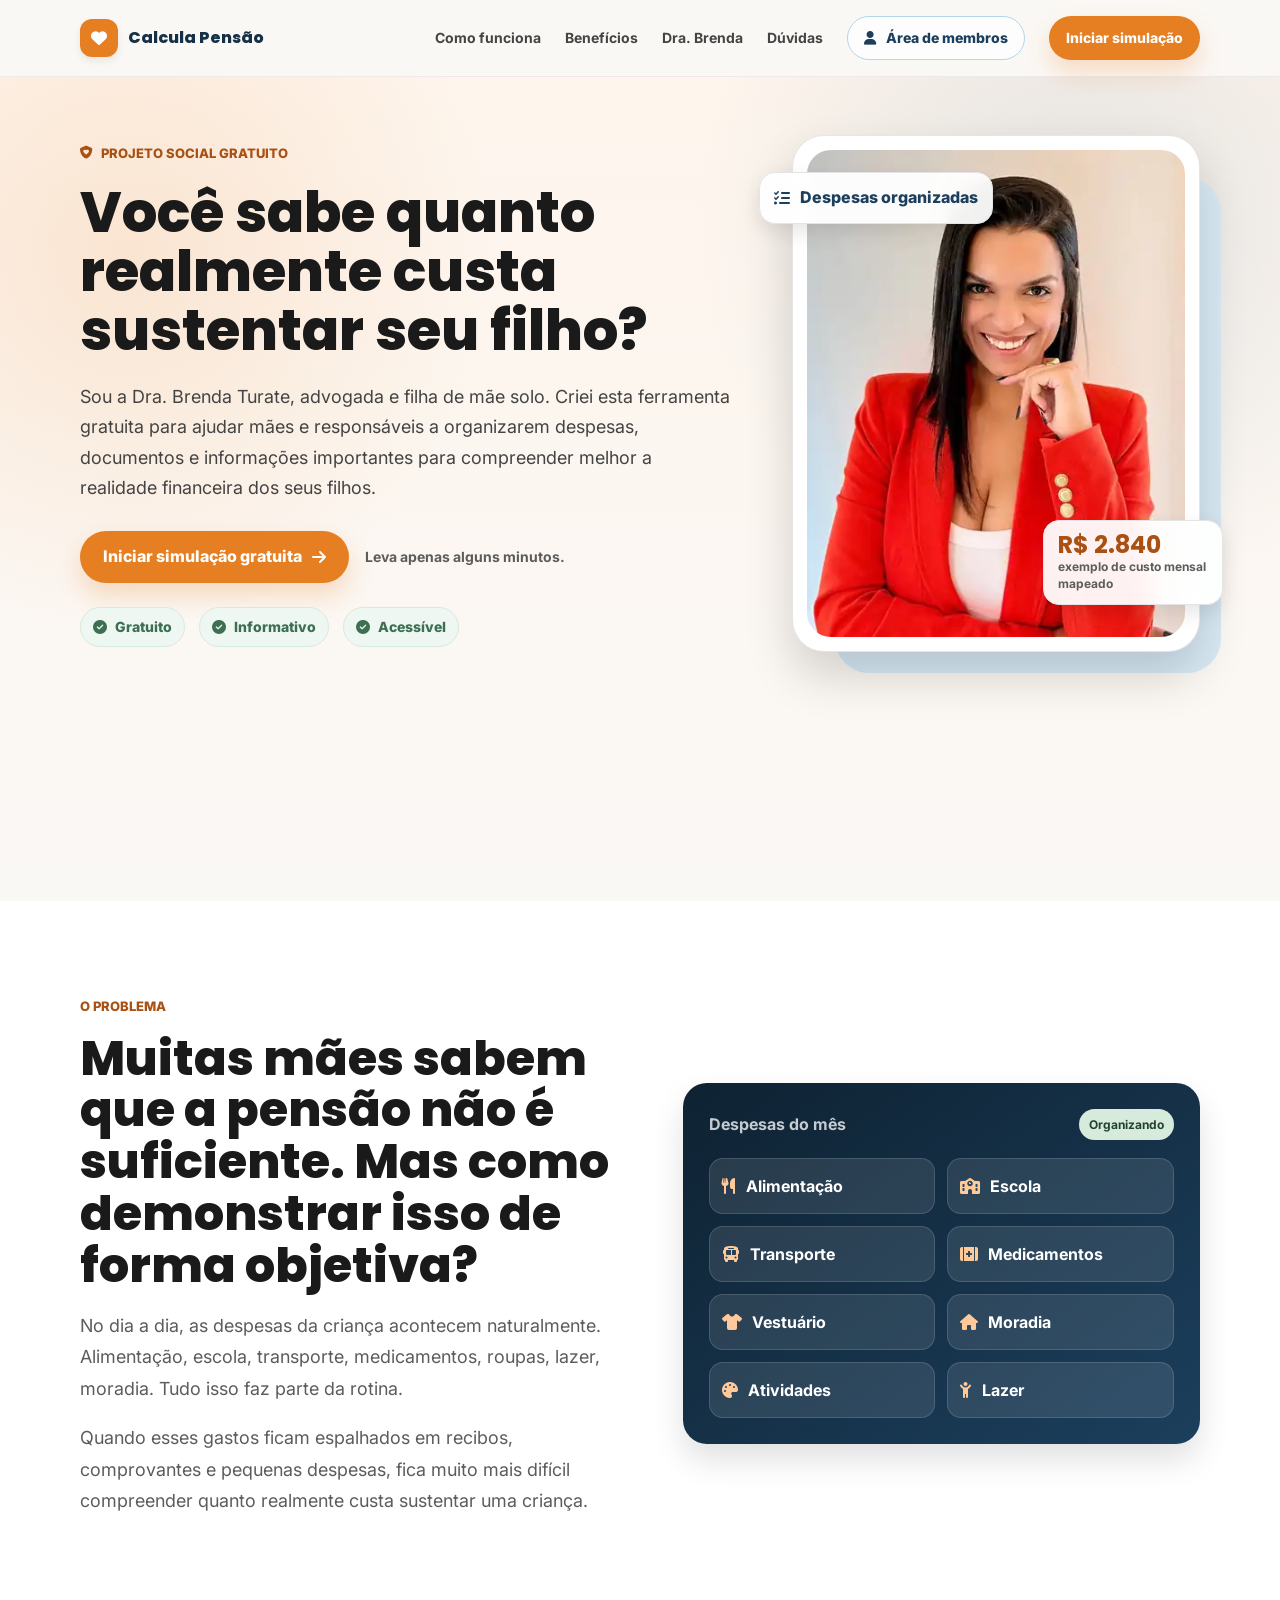
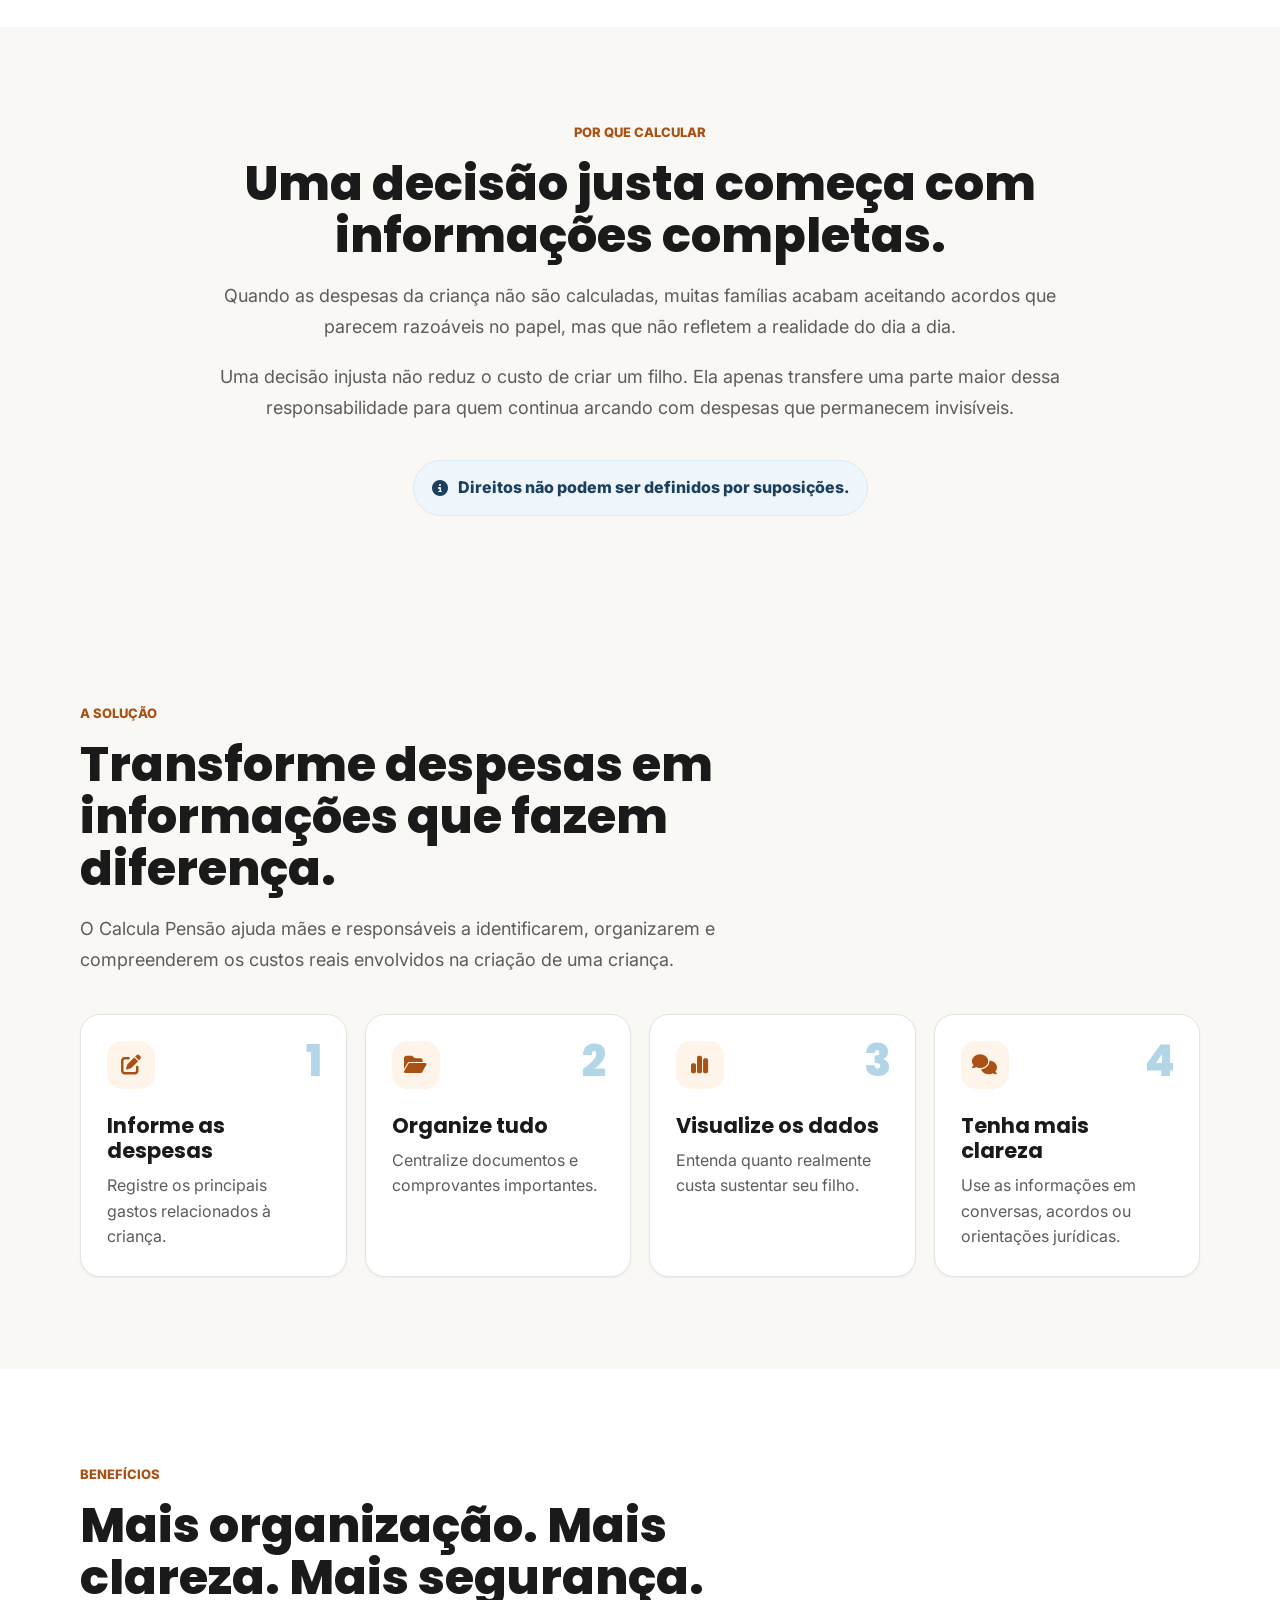
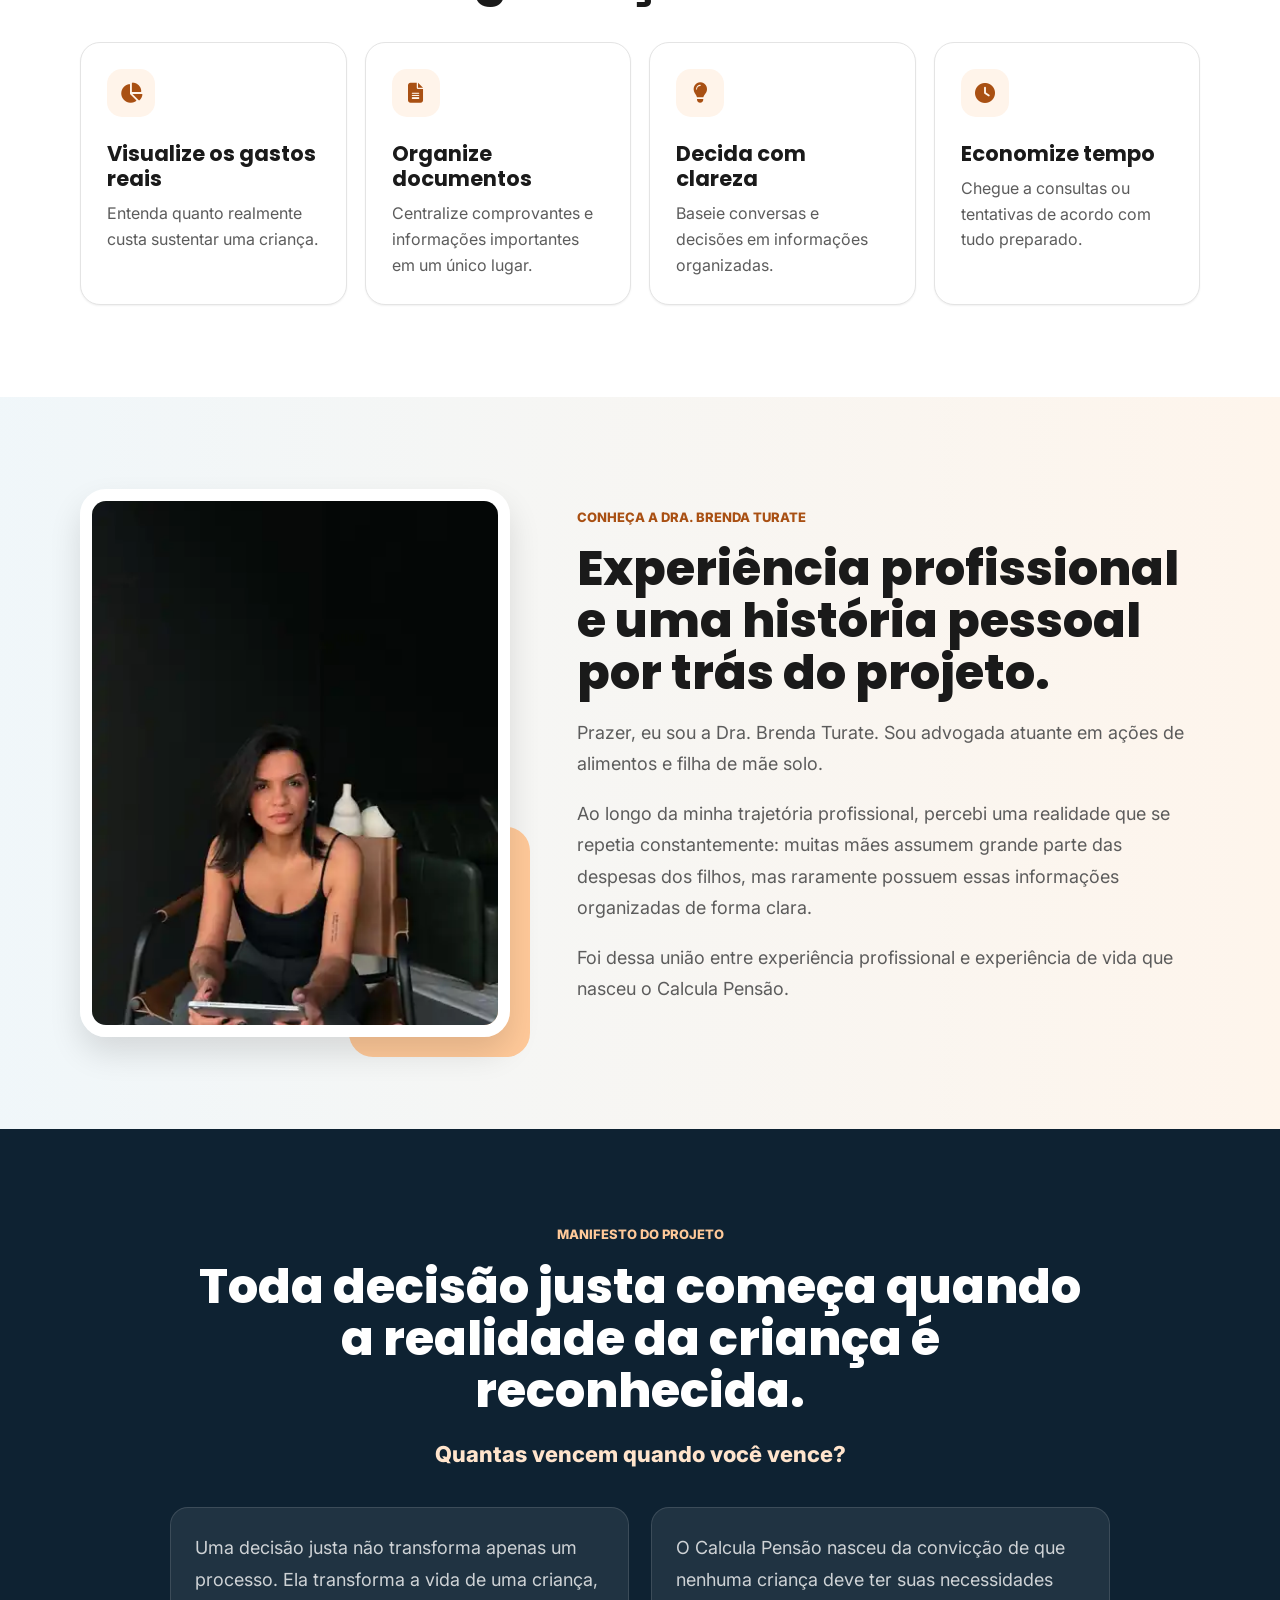
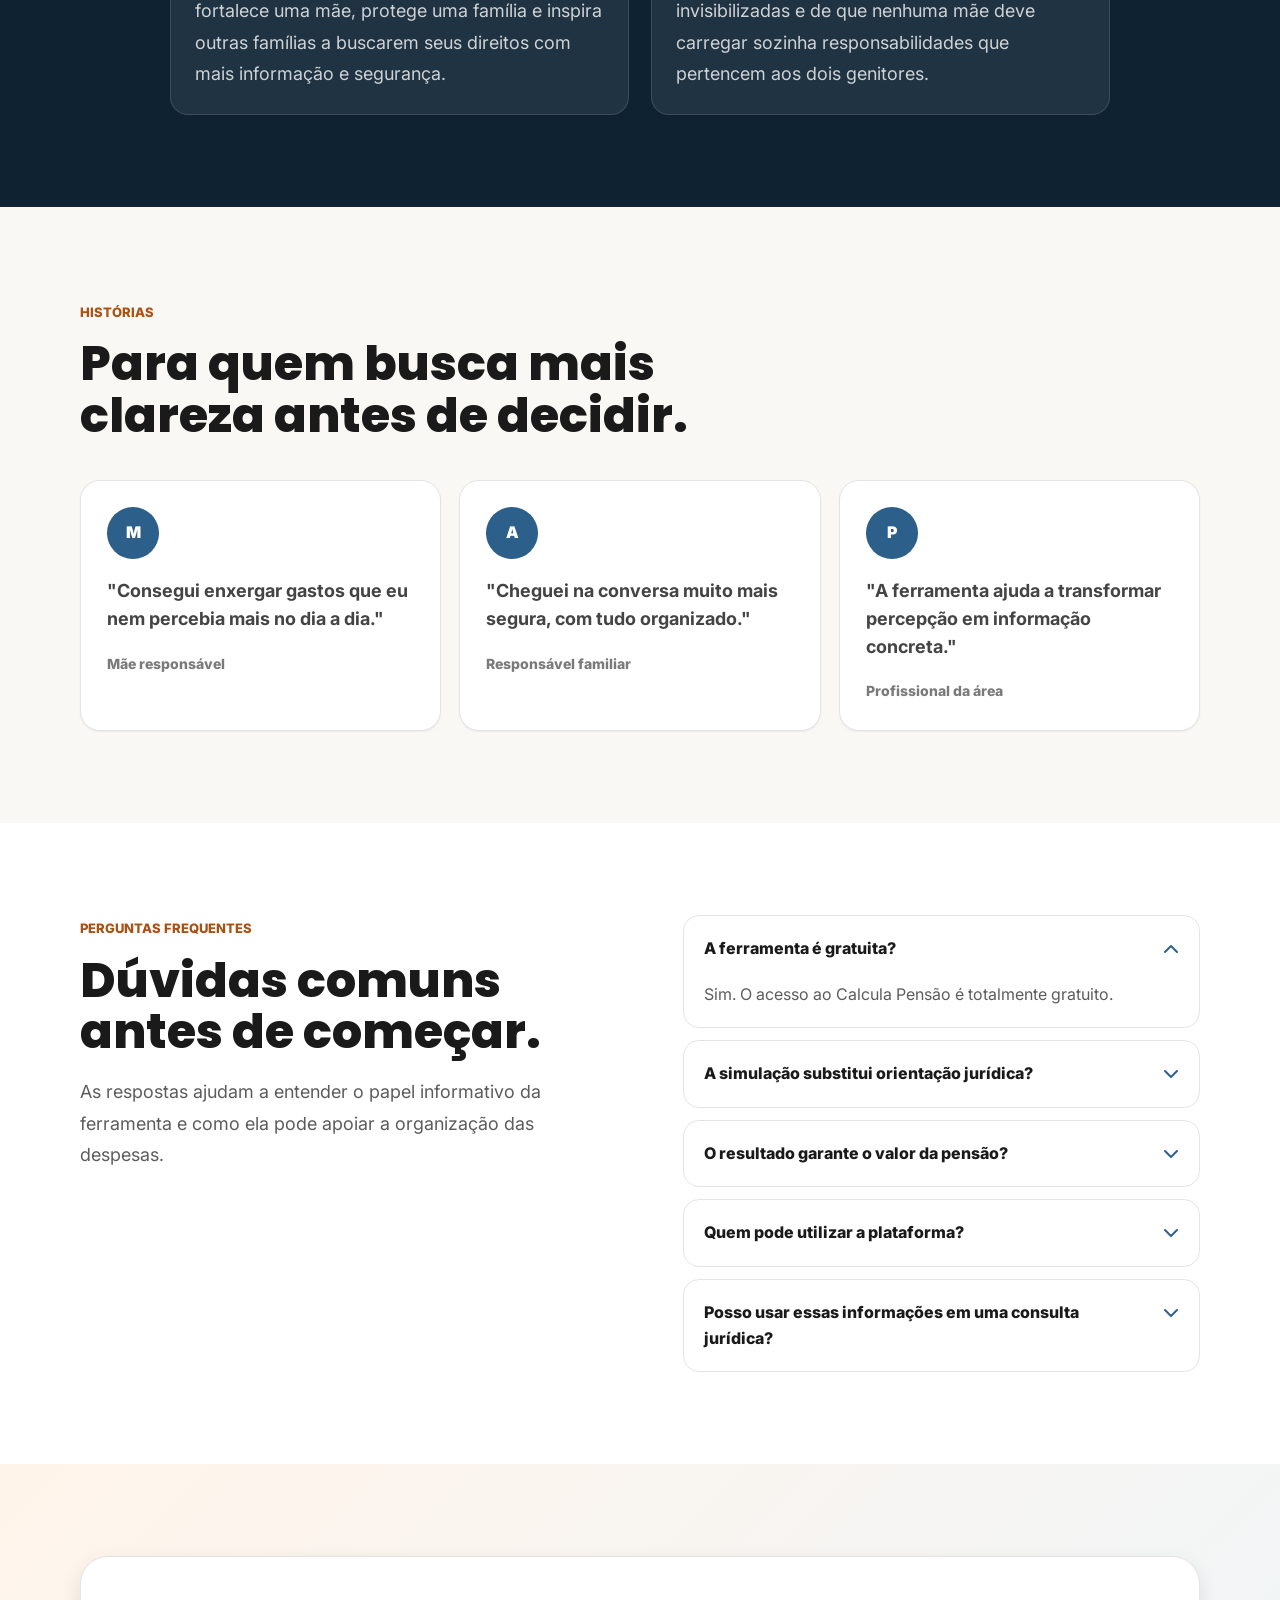
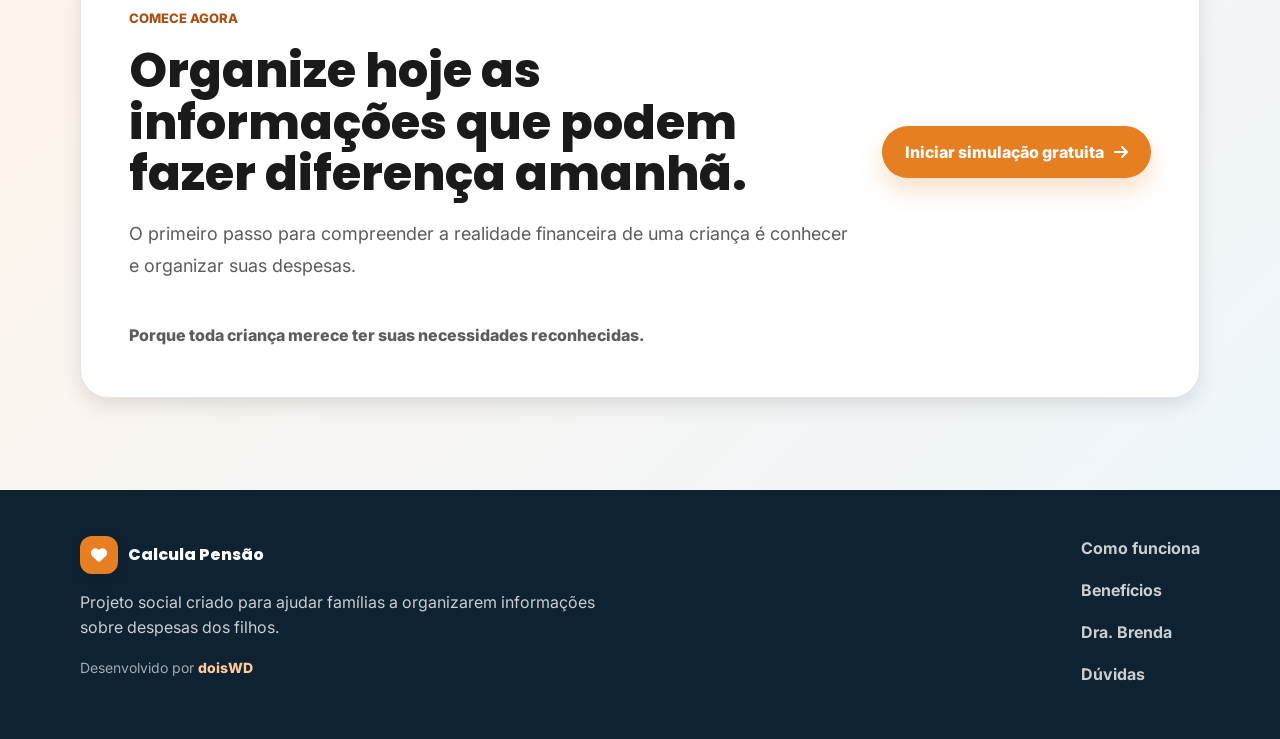
<file: index.html>
<!DOCTYPE html>
<html lang="pt-BR">
  <head>
    <meta charset="UTF-8" />
    <meta name="viewport" content="width=device-width, initial-scale=1.0" />
    <title>Calcula Pensão | Organize as despesas dos seus filhos</title>
    <meta
      name="description"
      content="Ferramenta gratuita criada pela Dra. Brenda Turate para ajudar mães e responsáveis a organizarem despesas, documentos e informações importantes sobre pensão alimentícia."
    />
    <link rel="preconnect" href="https://fonts.googleapis.com" />
    <link rel="preconnect" href="https://fonts.gstatic.com" crossorigin />
    <link
      href="https://fonts.googleapis.com/css2?family=Inter:wght@400;500;600;700;800&family=Poppins:wght@600;700;800&display=swap"
      rel="stylesheet"
    />
    <link
      rel="stylesheet"
      href="https://cdnjs.cloudflare.com/ajax/libs/font-awesome/6.5.2/css/all.min.css"
    />
    <link rel="stylesheet" href="design-tokens.css" />
    <link rel="stylesheet" href="styles.min.css" />
  </head>
  <body>
    <a class="skip-link" href="#conteudo">Pular para o conteúdo</a>

    <header class="site-header" data-header>
      <nav class="nav container" aria-label="Navegação principal">
        <a class="brand" href="#inicio" aria-label="Calcula Pensão">
          <span class="brand-mark"><i class="fa-solid fa-heart"></i></span>
          <span>Calcula Pensão</span>
        </a>

        <button class="nav-toggle" type="button" aria-expanded="false" aria-controls="nav-menu" data-nav-toggle>
          <span class="sr-only">Abrir menu</span>
          <i class="fa-solid fa-bars"></i>
        </button>

        <div class="nav-menu" id="nav-menu" data-nav-menu>
          <a href="#como-funciona">Como funciona</a>
          <a href="#beneficios">Benefícios</a>
          <a href="#brenda">Dra. Brenda</a>
          <a href="#faq">Dúvidas</a>
          <a class="btn btn-outline btn-small" href="https://calculapensao.com.br/login/">
            <i class="fa-solid fa-user"></i>
            Área de membros
          </a>
          <a class="btn btn-primary btn-small" href="https://calculapensao.com.br/checkout/?add-to-cart=428">Iniciar simulação</a>
        </div>
      </nav>
    </header>

    <main id="conteudo">
      <section class="hero section" id="inicio">
        <div class="hero-bg" aria-hidden="true"></div>
        <div class="container hero-grid">
          <div class="hero-copy reveal">
            <span class="eyebrow">
              <i class="fa-solid fa-shield-heart"></i>
              Projeto social gratuito
            </span>
            <h1>Você sabe quanto realmente custa sustentar seu filho?</h1>
            <p class="lead">
              Sou a Dra. Brenda Turate, advogada e filha de mãe solo. Criei esta ferramenta gratuita para ajudar mães e responsáveis a organizarem despesas, documentos e informações importantes para compreender melhor a realidade financeira dos seus filhos.
            </p>
            <div class="hero-actions">
              <a class="btn btn-primary" href="https://calculapensao.com.br/checkout/?add-to-cart=428">
                Iniciar simulação gratuita
                <i class="fa-solid fa-arrow-right"></i>
              </a>
              <span class="microcopy">Leva apenas alguns minutos.</span>
            </div>
            <div class="trust-row" aria-label="Principais atributos">
              <span><i class="fa-solid fa-circle-check"></i> Gratuito</span>
              <span><i class="fa-solid fa-circle-check"></i> Informativo</span>
              <span><i class="fa-solid fa-circle-check"></i> Acessível</span>
            </div>
          </div>

          <div class="hero-visual reveal delay-1">
            <div class="portrait-card">
              <img src="assets/brenda-hero.webp" alt="Dra. Brenda Turate sorrindo, rosto do projeto Calcula Pensão" />
              <div class="floating-note note-top">
                <i class="fa-solid fa-list-check"></i>
                <span>Despesas organizadas</span>
              </div>
              <div class="floating-note note-bottom">
                <strong>R$ 2.840</strong>
                <span>exemplo de custo mensal mapeado</span>
              </div>
            </div>
          </div>
        </div>
      </section>

      <section class="section problem-section">
        <div class="container split-grid">
          <div class="section-copy reveal">
            <span class="eyebrow">O problema</span>
            <h2>Muitas mães sabem que a pensão não é suficiente. Mas como demonstrar isso de forma objetiva?</h2>
            <p>
              No dia a dia, as despesas da criança acontecem naturalmente. Alimentação, escola, transporte, medicamentos, roupas, lazer, moradia. Tudo isso faz parte da rotina.
            </p>
            <p>
              Quando esses gastos ficam espalhados em recibos, comprovantes e pequenas despesas, fica muito mais difícil compreender quanto realmente custa sustentar uma criança.
            </p>
          </div>

          <div class="expense-board reveal delay-1" aria-label="Exemplos de despesas">
            <div class="board-header">
              <span>Despesas do mês</span>
              <strong>Organizando</strong>
            </div>
            <div class="expense-list">
              <span><i class="fa-solid fa-utensils"></i> Alimentação</span>
              <span><i class="fa-solid fa-school"></i> Escola</span>
              <span><i class="fa-solid fa-bus"></i> Transporte</span>
              <span><i class="fa-solid fa-kit-medical"></i> Medicamentos</span>
              <span><i class="fa-solid fa-shirt"></i> Vestuário</span>
              <span><i class="fa-solid fa-house"></i> Moradia</span>
              <span><i class="fa-solid fa-palette"></i> Atividades</span>
              <span><i class="fa-solid fa-child-reaching"></i> Lazer</span>
            </div>
          </div>
        </div>
      </section>

      <section class="section why-section">
        <div class="container narrow reveal">
          <span class="eyebrow centered">Por que calcular</span>
          <h2>Uma decisão justa começa com informações completas.</h2>
          <p>
            Quando as despesas da criança não são calculadas, muitas famílias acabam aceitando acordos que parecem razoáveis no papel, mas que não refletem a realidade do dia a dia.
          </p>
          <p>
            Uma decisão injusta não reduz o custo de criar um filho. Ela apenas transfere uma parte maior dessa responsabilidade para quem continua arcando com despesas que permanecem invisíveis.
          </p>
          <div class="quote-line">
            <i class="fa-solid fa-circle-info"></i>
            <span>Direitos não podem ser definidos por suposições.</span>
          </div>
        </div>
      </section>

      <section class="section solution-section" id="como-funciona">
        <div class="container">
          <div class="section-heading reveal">
            <span class="eyebrow">A solução</span>
            <h2>Transforme despesas em informações que fazem diferença.</h2>
            <p>
              O Calcula Pensão ajuda mães e responsáveis a identificarem, organizarem e compreenderem os custos reais envolvidos na criação de uma criança.
            </p>
          </div>

          <div class="steps">
            <article class="step-card reveal">
              <span class="step-number">1</span>
              <i class="fa-solid fa-pen-to-square"></i>
              <h3>Informe as despesas</h3>
              <p>Registre os principais gastos relacionados à criança.</p>
            </article>
            <article class="step-card reveal delay-1">
              <span class="step-number">2</span>
              <i class="fa-solid fa-folder-open"></i>
              <h3>Organize tudo</h3>
              <p>Centralize documentos e comprovantes importantes.</p>
            </article>
            <article class="step-card reveal delay-2">
              <span class="step-number">3</span>
              <i class="fa-solid fa-chart-simple"></i>
              <h3>Visualize os dados</h3>
              <p>Entenda quanto realmente custa sustentar seu filho.</p>
            </article>
            <article class="step-card reveal delay-3">
              <span class="step-number">4</span>
              <i class="fa-solid fa-comments"></i>
              <h3>Tenha mais clareza</h3>
              <p>Use as informações em conversas, acordos ou orientações jurídicas.</p>
            </article>
          </div>
        </div>
      </section>

      <section class="section benefits-section" id="beneficios">
        <div class="container">
          <div class="section-heading reveal">
            <span class="eyebrow">Benefícios</span>
            <h2>Mais organização. Mais clareza. Mais segurança.</h2>
          </div>

          <div class="benefit-grid">
            <article class="benefit-card reveal">
              <i class="fa-solid fa-chart-pie"></i>
              <h3>Visualize os gastos reais</h3>
              <p>Entenda quanto realmente custa sustentar uma criança.</p>
            </article>
            <article class="benefit-card reveal delay-1">
              <i class="fa-solid fa-file-lines"></i>
              <h3>Organize documentos</h3>
              <p>Centralize comprovantes e informações importantes em um único lugar.</p>
            </article>
            <article class="benefit-card reveal delay-2">
              <i class="fa-solid fa-lightbulb"></i>
              <h3>Decida com clareza</h3>
              <p>Baseie conversas e decisões em informações organizadas.</p>
            </article>
            <article class="benefit-card reveal delay-3">
              <i class="fa-solid fa-clock"></i>
              <h3>Economize tempo</h3>
              <p>Chegue a consultas ou tentativas de acordo com tudo preparado.</p>
            </article>
          </div>
        </div>
      </section>

      <section class="section about-section" id="brenda">
        <div class="container about-grid">
          <div class="about-image reveal">
            <img src="assets/brenda-about.webp" alt="Dra. Brenda Turate sentada segurando um tablet" />
          </div>
          <div class="section-copy reveal delay-1">
            <span class="eyebrow">Conheça a Dra. Brenda Turate</span>
            <h2>Experiência profissional e uma história pessoal por trás do projeto.</h2>
            <p>
              Prazer, eu sou a Dra. Brenda Turate. Sou advogada atuante em ações de alimentos e filha de mãe solo.
            </p>
            <p>
              Ao longo da minha trajetória profissional, percebi uma realidade que se repetia constantemente: muitas mães assumem grande parte das despesas dos filhos, mas raramente possuem essas informações organizadas de forma clara.
            </p>
            <p>
              Foi dessa união entre experiência profissional e experiência de vida que nasceu o Calcula Pensão.
            </p>
          </div>
        </div>
      </section>

      <section class="section manifesto-section">
        <div class="container manifesto-card reveal">
          <span class="eyebrow centered">Manifesto do projeto</span>
          <h2>Toda decisão justa começa quando a realidade da criança é reconhecida.</h2>
          <p class="manifesto-lead">Quantas vencem quando você vence?</p>
          <div class="manifesto-grid">
            <p>Uma decisão justa não transforma apenas um processo. Ela transforma a vida de uma criança, fortalece uma mãe, protege uma família e inspira outras famílias a buscarem seus direitos com mais informação e segurança.</p>
            <p>O Calcula Pensão nasceu da convicção de que nenhuma criança deve ter suas necessidades invisibilizadas e de que nenhuma mãe deve carregar sozinha responsabilidades que pertencem aos dois genitores.</p>
          </div>
        </div>
      </section>

      <section class="section testimonials-section">
        <div class="container">
          <div class="section-heading reveal">
            <span class="eyebrow">Histórias</span>
            <h2>Para quem busca mais clareza antes de decidir.</h2>
          </div>
          <div class="testimonial-grid">
            <article class="testimonial-card reveal">
              <div class="avatar">M</div>
              <p>"Consegui enxergar gastos que eu nem percebia mais no dia a dia."</p>
              <span>Mãe responsável</span>
            </article>
            <article class="testimonial-card reveal delay-1">
              <div class="avatar">A</div>
              <p>"Cheguei na conversa muito mais segura, com tudo organizado."</p>
              <span>Responsável familiar</span>
            </article>
            <article class="testimonial-card reveal delay-2">
              <div class="avatar">P</div>
              <p>"A ferramenta ajuda a transformar percepção em informação concreta."</p>
              <span>Profissional da área</span>
            </article>
          </div>
        </div>
      </section>

      <section class="section faq-section" id="faq">
        <div class="container faq-grid">
          <div class="section-copy reveal">
            <span class="eyebrow">Perguntas frequentes</span>
            <h2>Dúvidas comuns antes de começar.</h2>
            <p>As respostas ajudam a entender o papel informativo da ferramenta e como ela pode apoiar a organização das despesas.</p>
          </div>

          <div class="faq-list reveal delay-1">
            <details open>
              <summary>A ferramenta é gratuita?</summary>
              <p>Sim. O acesso ao Calcula Pensão é totalmente gratuito.</p>
            </details>
            <details>
              <summary>A simulação substitui orientação jurídica?</summary>
              <p>Não. A ferramenta possui caráter exclusivamente informativo e educativo.</p>
            </details>
            <details>
              <summary>O resultado garante o valor da pensão?</summary>
              <p>Não. O valor da pensão alimentícia é definido por acordo ou decisão judicial, considerando cada caso.</p>
            </details>
            <details>
              <summary>Quem pode utilizar a plataforma?</summary>
              <p>Mães, pais, responsáveis, advogados e qualquer pessoa que deseje compreender melhor as despesas relacionadas à criação de uma criança.</p>
            </details>
            <details>
              <summary>Posso usar essas informações em uma consulta jurídica?</summary>
              <p>Sim. As informações organizadas podem facilitar conversas com advogados, Defensoria Pública ou auxiliar na construção de acordos.</p>
            </details>
          </div>
        </div>
      </section>

      <section class="final-cta section" id="simulacao">
        <div class="container cta-card reveal">
          <div>
            <span class="eyebrow">Comece agora</span>
            <h2>Organize hoje as informações que podem fazer diferença amanhã.</h2>
            <p>
              O primeiro passo para compreender a realidade financeira de uma criança é conhecer e organizar suas despesas.
            </p>
          </div>
          <a class="btn btn-primary" href="https://calculapensao.com.br/checkout/?add-to-cart=428">
            Iniciar simulação gratuita
            <i class="fa-solid fa-arrow-right"></i>
          </a>
          <span class="cta-note">Porque toda criança merece ter suas necessidades reconhecidas.</span>
        </div>
      </section>
    </main>

    <footer class="footer">
      <div class="container footer-grid">
        <div>
          <a class="brand footer-brand" href="#inicio">
            <span class="brand-mark"><i class="fa-solid fa-heart"></i></span>
            <span>Calcula Pensão</span>
          </a>
          <p>Projeto social criado para ajudar famílias a organizarem informações sobre despesas dos filhos.</p>
          <p class="footer-credit">
            Desenvolvido por <a href="https://doiswd.com" target="_blank" rel="noopener noreferrer">doisWD</a>
          </p>
        </div>
        <div class="footer-links">
          <a href="#como-funciona">Como funciona</a>
          <a href="#beneficios">Benefícios</a>
          <a href="#brenda">Dra. Brenda</a>
          <a href="#faq">Dúvidas</a>
        </div>
      </div>
    </footer>

    <script src="script.js"></script>
  </body>
</html>
</file>
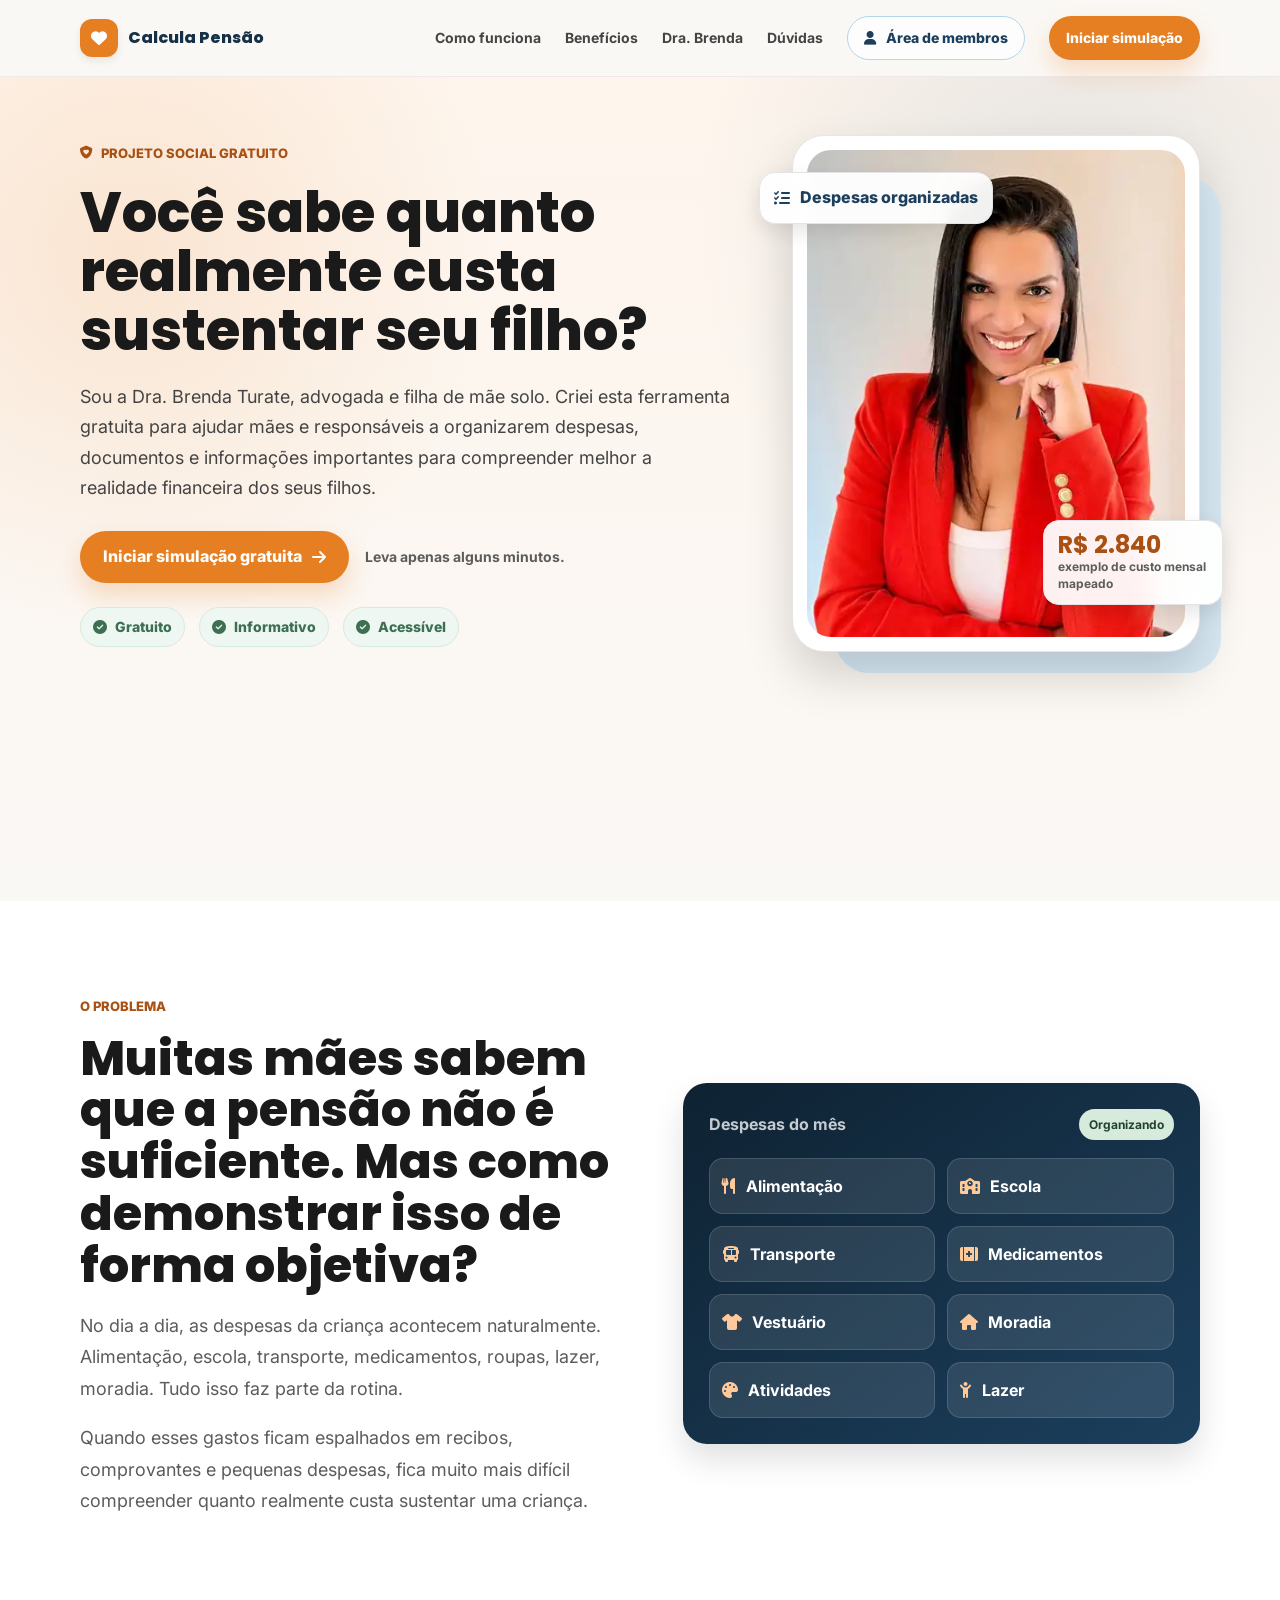
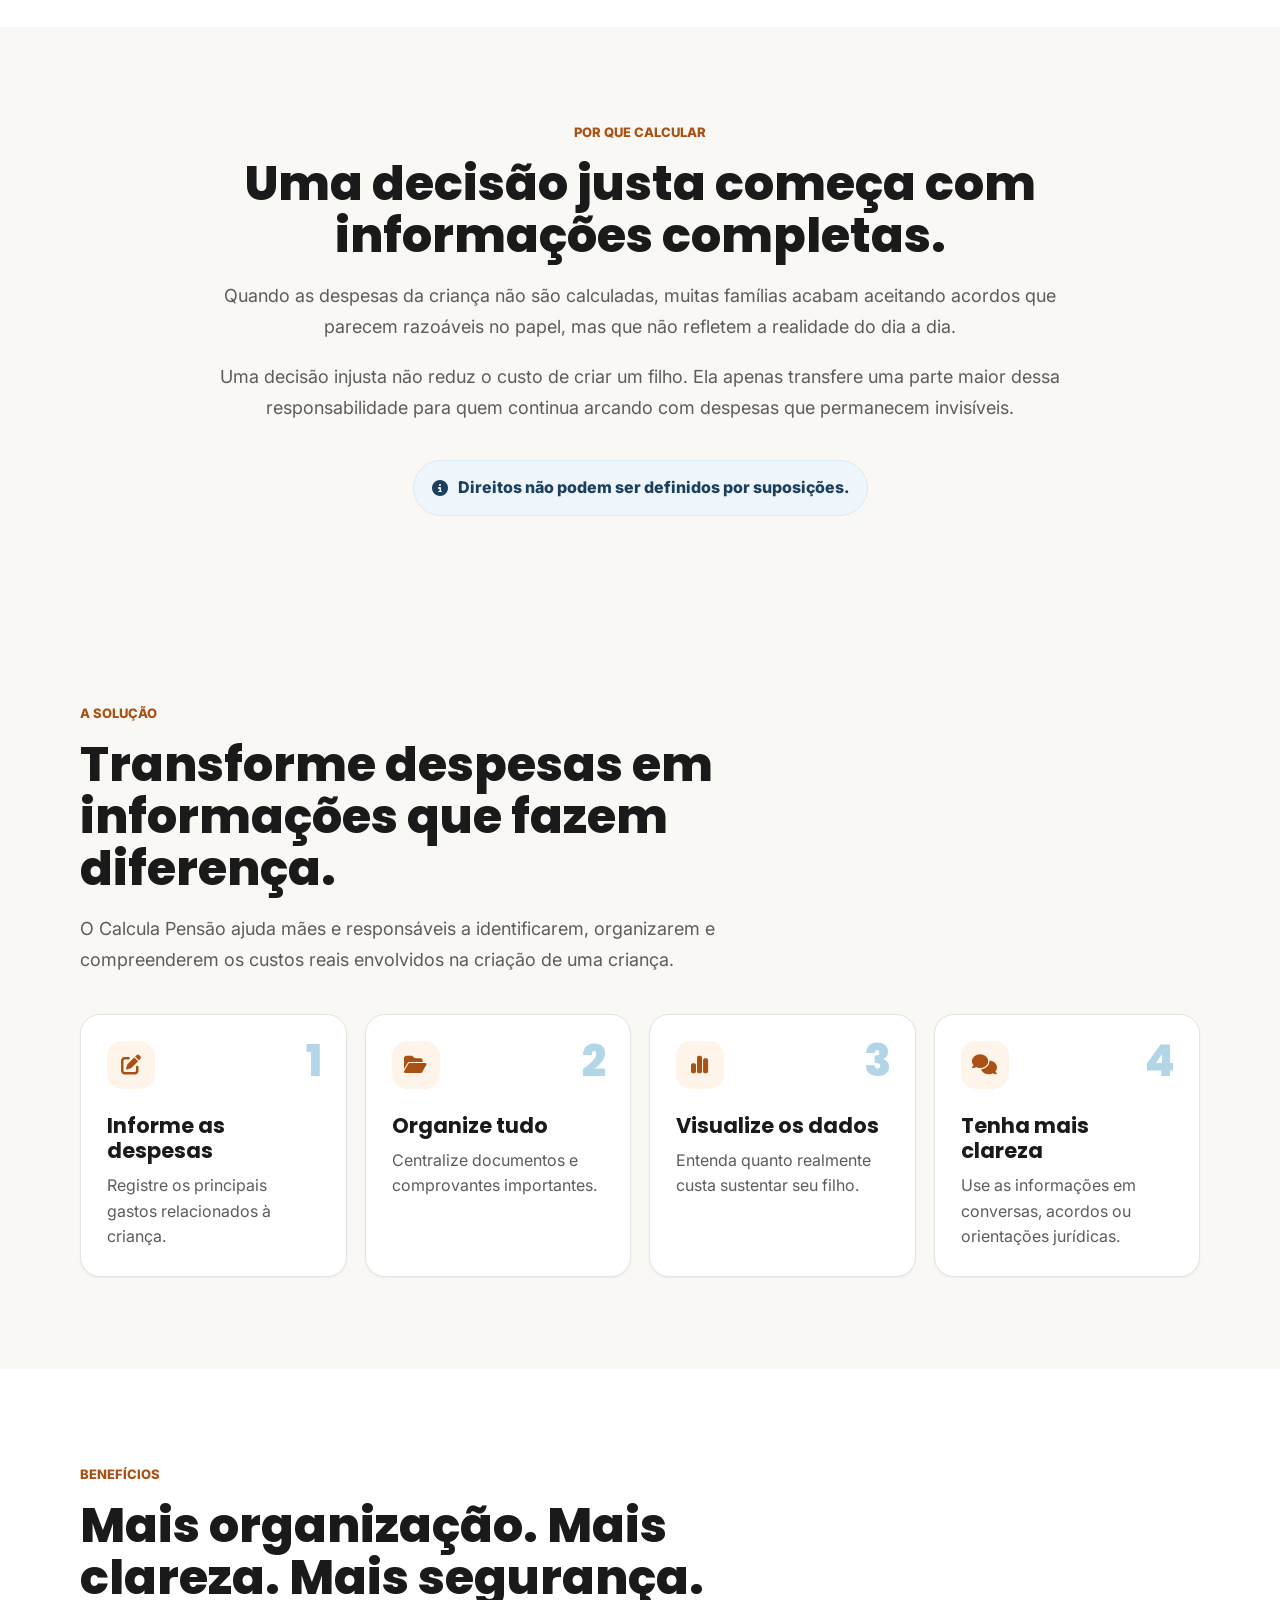
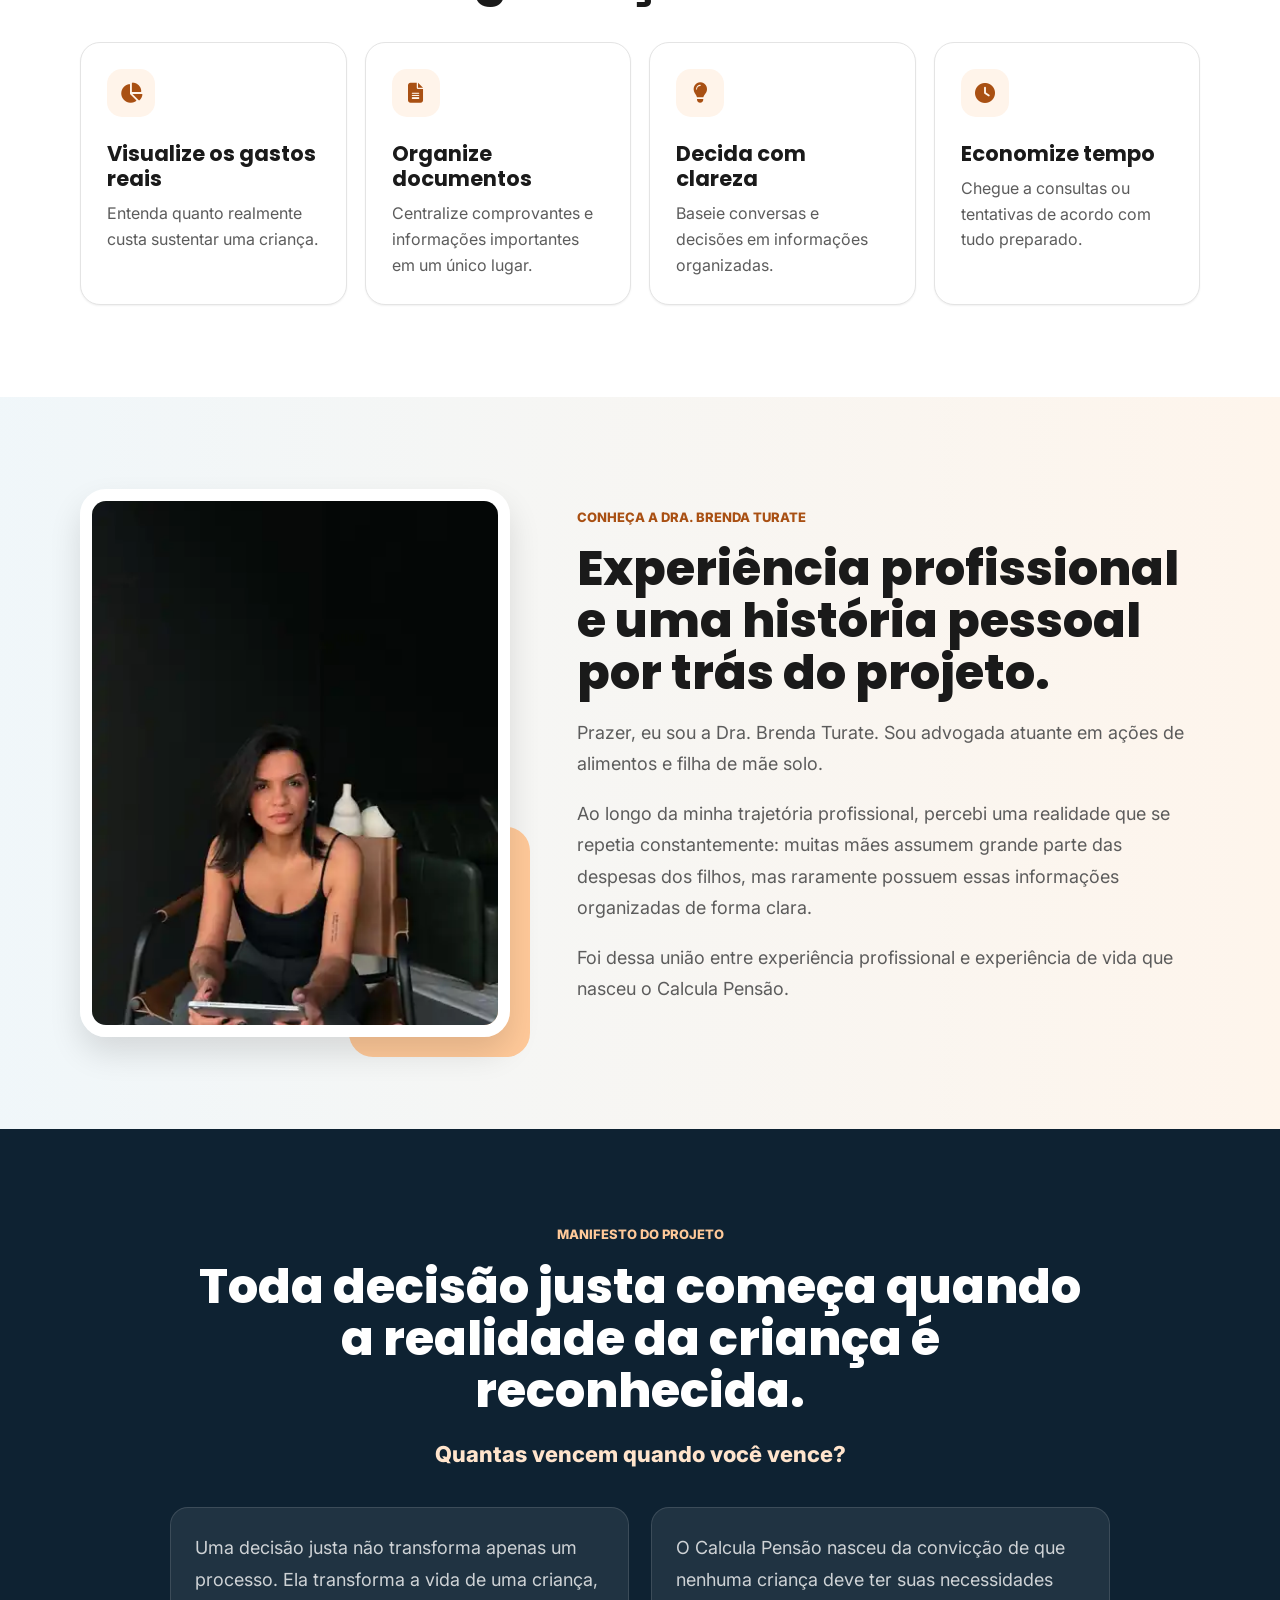
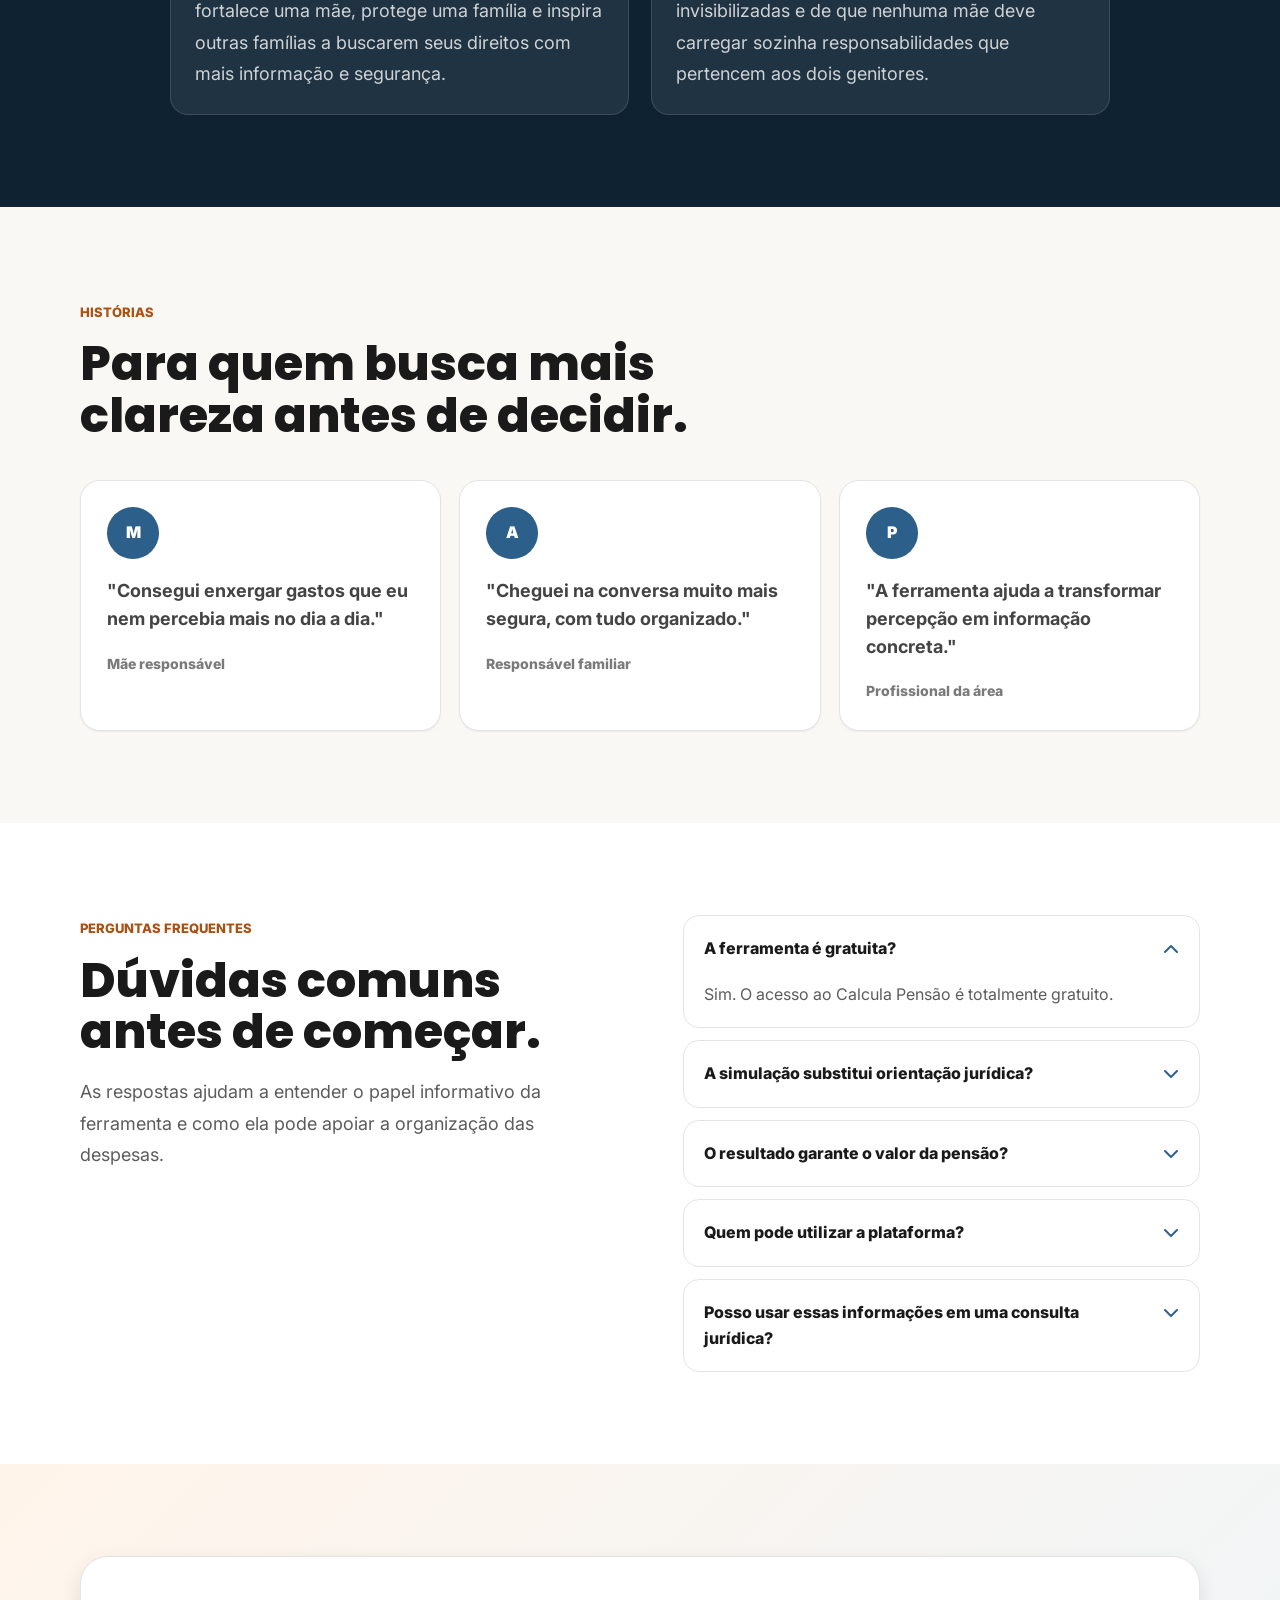
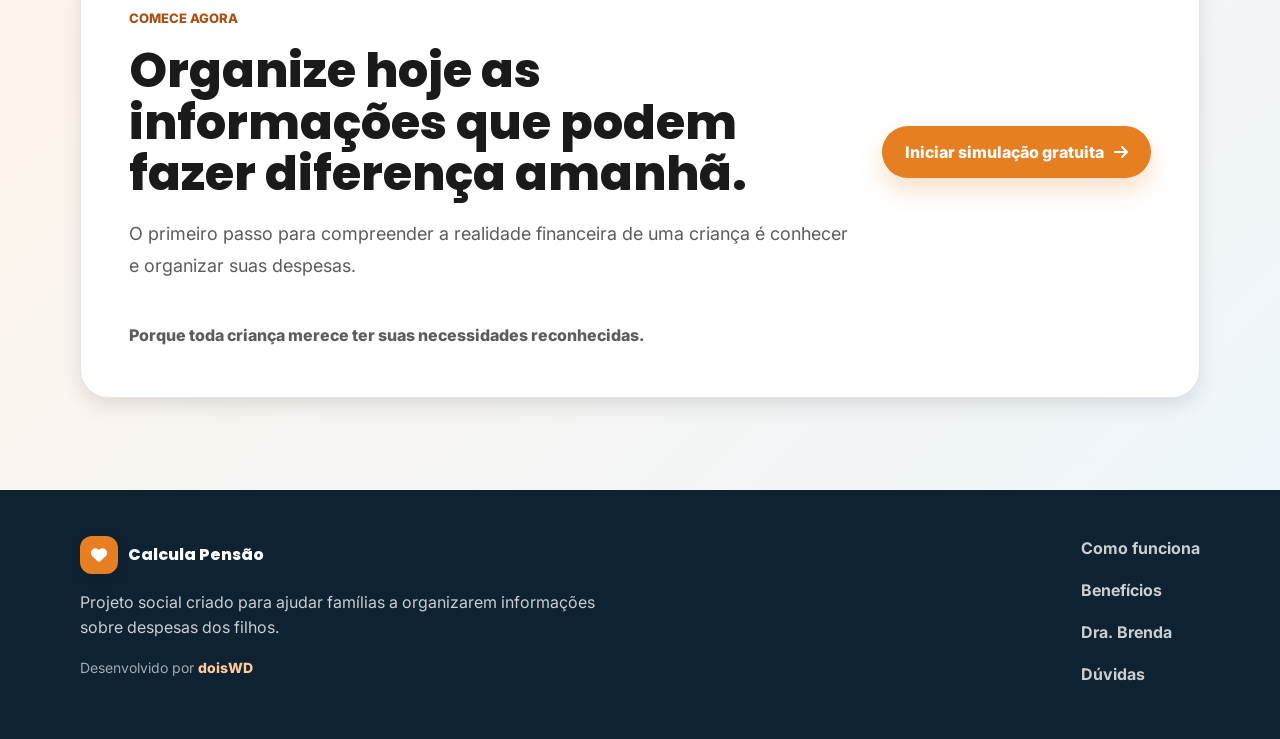
<file: producao/index.html>
<!DOCTYPE html>
<html lang="pt-BR">
  <head>
    <meta charset="UTF-8" />
    <meta name="viewport" content="width=device-width, initial-scale=1.0" />
    <title>Calcula Pensão | Organize as despesas dos seus filhos</title>
    <meta
      name="description"
      content="Ferramenta gratuita criada pela Dra. Brenda Turate para ajudar mães e responsáveis a organizarem despesas, documentos e informações importantes sobre pensão alimentícia."
    />
    <link rel="preconnect" href="https://fonts.googleapis.com" />
    <link rel="preconnect" href="https://fonts.gstatic.com" crossorigin />
    <link
      href="https://fonts.googleapis.com/css2?family=Inter:wght@400;500;600;700;800&family=Poppins:wght@600;700;800&display=swap"
      rel="stylesheet"
    />
    <link
      rel="stylesheet"
      href="https://cdnjs.cloudflare.com/ajax/libs/font-awesome/6.5.2/css/all.min.css"
    />
    <link rel="stylesheet" href="calculapensao-design-tokens.css" />
    <link rel="stylesheet" href="calculapensao-styles.min.css" />
  </head>
  <body>
    <a class="skip-link" href="#conteudo">Pular para o conteúdo</a>

    <header class="site-header" data-header>
      <nav class="nav container" aria-label="Navegação principal">
        <a class="brand" href="#inicio" aria-label="Calcula Pensão">
          <span class="brand-mark"><i class="fa-solid fa-heart"></i></span>
          <span>Calcula Pensão</span>
        </a>

        <button class="nav-toggle" type="button" aria-expanded="false" aria-controls="nav-menu" data-nav-toggle>
          <span class="sr-only">Abrir menu</span>
          <i class="fa-solid fa-bars"></i>
        </button>

        <div class="nav-menu" id="nav-menu" data-nav-menu>
          <a href="#como-funciona">Como funciona</a>
          <a href="#beneficios">Benefícios</a>
          <a href="#brenda">Dra. Brenda</a>
          <a href="#faq">Dúvidas</a>
          <a class="btn btn-outline btn-small" href="https://calculapensao.com.br/login/">
            <i class="fa-solid fa-user"></i>
            Área de membros
          </a>
          <a class="btn btn-primary btn-small" href="https://calculapensao.com.br/checkout/?add-to-cart=428">Iniciar simulação</a>
        </div>
      </nav>
    </header>

    <main id="conteudo">
      <section class="hero section" id="inicio">
        <div class="hero-bg" aria-hidden="true"></div>
        <div class="container hero-grid">
          <div class="hero-copy reveal">
            <span class="eyebrow">
              <i class="fa-solid fa-shield-heart"></i>
              Projeto social gratuito
            </span>
            <h1>Você sabe quanto realmente custa sustentar seu filho?</h1>
            <p class="lead">
              Sou a Dra. Brenda Turate, advogada e filha de mãe solo. Criei esta ferramenta gratuita para ajudar mães e responsáveis a organizarem despesas, documentos e informações importantes para compreender melhor a realidade financeira dos seus filhos.
            </p>
            <div class="hero-actions">
              <a class="btn btn-primary" href="https://calculapensao.com.br/checkout/?add-to-cart=428">
                Iniciar simulação gratuita
                <i class="fa-solid fa-arrow-right"></i>
              </a>
              <span class="microcopy">Leva apenas alguns minutos.</span>
            </div>
            <div class="trust-row" aria-label="Principais atributos">
              <span><i class="fa-solid fa-circle-check"></i> Gratuito</span>
              <span><i class="fa-solid fa-circle-check"></i> Informativo</span>
              <span><i class="fa-solid fa-circle-check"></i> Acessível</span>
            </div>
          </div>

          <div class="hero-visual reveal delay-1">
            <div class="portrait-card">
              <img src="calculapensao-assets/brenda-hero.webp" alt="Dra. Brenda Turate sorrindo, rosto do projeto Calcula Pensão" />
              <div class="floating-note note-top">
                <i class="fa-solid fa-list-check"></i>
                <span>Despesas organizadas</span>
              </div>
              <div class="floating-note note-bottom">
                <strong>R$ 2.840</strong>
                <span>exemplo de custo mensal mapeado</span>
              </div>
            </div>
          </div>
        </div>
      </section>

      <section class="section problem-section">
        <div class="container split-grid">
          <div class="section-copy reveal">
            <span class="eyebrow">O problema</span>
            <h2>Muitas mães sabem que a pensão não é suficiente. Mas como demonstrar isso de forma objetiva?</h2>
            <p>
              No dia a dia, as despesas da criança acontecem naturalmente. Alimentação, escola, transporte, medicamentos, roupas, lazer, moradia. Tudo isso faz parte da rotina.
            </p>
            <p>
              Quando esses gastos ficam espalhados em recibos, comprovantes e pequenas despesas, fica muito mais difícil compreender quanto realmente custa sustentar uma criança.
            </p>
          </div>

          <div class="expense-board reveal delay-1" aria-label="Exemplos de despesas">
            <div class="board-header">
              <span>Despesas do mês</span>
              <strong>Organizando</strong>
            </div>
            <div class="expense-list">
              <span><i class="fa-solid fa-utensils"></i> Alimentação</span>
              <span><i class="fa-solid fa-school"></i> Escola</span>
              <span><i class="fa-solid fa-bus"></i> Transporte</span>
              <span><i class="fa-solid fa-kit-medical"></i> Medicamentos</span>
              <span><i class="fa-solid fa-shirt"></i> Vestuário</span>
              <span><i class="fa-solid fa-house"></i> Moradia</span>
              <span><i class="fa-solid fa-palette"></i> Atividades</span>
              <span><i class="fa-solid fa-child-reaching"></i> Lazer</span>
            </div>
          </div>
        </div>
      </section>

      <section class="section why-section">
        <div class="container narrow reveal">
          <span class="eyebrow centered">Por que calcular</span>
          <h2>Uma decisão justa começa com informações completas.</h2>
          <p>
            Quando as despesas da criança não são calculadas, muitas famílias acabam aceitando acordos que parecem razoáveis no papel, mas que não refletem a realidade do dia a dia.
          </p>
          <p>
            Uma decisão injusta não reduz o custo de criar um filho. Ela apenas transfere uma parte maior dessa responsabilidade para quem continua arcando com despesas que permanecem invisíveis.
          </p>
          <div class="quote-line">
            <i class="fa-solid fa-circle-info"></i>
            <span>Direitos não podem ser definidos por suposições.</span>
          </div>
        </div>
      </section>

      <section class="section solution-section" id="como-funciona">
        <div class="container">
          <div class="section-heading reveal">
            <span class="eyebrow">A solução</span>
            <h2>Transforme despesas em informações que fazem diferença.</h2>
            <p>
              O Calcula Pensão ajuda mães e responsáveis a identificarem, organizarem e compreenderem os custos reais envolvidos na criação de uma criança.
            </p>
          </div>

          <div class="steps">
            <article class="step-card reveal">
              <span class="step-number">1</span>
              <i class="fa-solid fa-pen-to-square"></i>
              <h3>Informe as despesas</h3>
              <p>Registre os principais gastos relacionados à criança.</p>
            </article>
            <article class="step-card reveal delay-1">
              <span class="step-number">2</span>
              <i class="fa-solid fa-folder-open"></i>
              <h3>Organize tudo</h3>
              <p>Centralize documentos e comprovantes importantes.</p>
            </article>
            <article class="step-card reveal delay-2">
              <span class="step-number">3</span>
              <i class="fa-solid fa-chart-simple"></i>
              <h3>Visualize os dados</h3>
              <p>Entenda quanto realmente custa sustentar seu filho.</p>
            </article>
            <article class="step-card reveal delay-3">
              <span class="step-number">4</span>
              <i class="fa-solid fa-comments"></i>
              <h3>Tenha mais clareza</h3>
              <p>Use as informações em conversas, acordos ou orientações jurídicas.</p>
            </article>
          </div>
        </div>
      </section>

      <section class="section benefits-section" id="beneficios">
        <div class="container">
          <div class="section-heading reveal">
            <span class="eyebrow">Benefícios</span>
            <h2>Mais organização. Mais clareza. Mais segurança.</h2>
          </div>

          <div class="benefit-grid">
            <article class="benefit-card reveal">
              <i class="fa-solid fa-chart-pie"></i>
              <h3>Visualize os gastos reais</h3>
              <p>Entenda quanto realmente custa sustentar uma criança.</p>
            </article>
            <article class="benefit-card reveal delay-1">
              <i class="fa-solid fa-file-lines"></i>
              <h3>Organize documentos</h3>
              <p>Centralize comprovantes e informações importantes em um único lugar.</p>
            </article>
            <article class="benefit-card reveal delay-2">
              <i class="fa-solid fa-lightbulb"></i>
              <h3>Decida com clareza</h3>
              <p>Baseie conversas e decisões em informações organizadas.</p>
            </article>
            <article class="benefit-card reveal delay-3">
              <i class="fa-solid fa-clock"></i>
              <h3>Economize tempo</h3>
              <p>Chegue a consultas ou tentativas de acordo com tudo preparado.</p>
            </article>
          </div>
        </div>
      </section>

      <section class="section about-section" id="brenda">
        <div class="container about-grid">
          <div class="about-image reveal">
            <img src="calculapensao-assets/brenda-about.webp" alt="Dra. Brenda Turate sentada segurando um tablet" />
          </div>
          <div class="section-copy reveal delay-1">
            <span class="eyebrow">Conheça a Dra. Brenda Turate</span>
            <h2>Experiência profissional e uma história pessoal por trás do projeto.</h2>
            <p>
              Prazer, eu sou a Dra. Brenda Turate. Sou advogada atuante em ações de alimentos e filha de mãe solo.
            </p>
            <p>
              Ao longo da minha trajetória profissional, percebi uma realidade que se repetia constantemente: muitas mães assumem grande parte das despesas dos filhos, mas raramente possuem essas informações organizadas de forma clara.
            </p>
            <p>
              Foi dessa união entre experiência profissional e experiência de vida que nasceu o Calcula Pensão.
            </p>
          </div>
        </div>
      </section>

      <section class="section manifesto-section">
        <div class="container manifesto-card reveal">
          <span class="eyebrow centered">Manifesto do projeto</span>
          <h2>Toda decisão justa começa quando a realidade da criança é reconhecida.</h2>
          <p class="manifesto-lead">Quantas vencem quando você vence?</p>
          <div class="manifesto-grid">
            <p>Uma decisão justa não transforma apenas um processo. Ela transforma a vida de uma criança, fortalece uma mãe, protege uma família e inspira outras famílias a buscarem seus direitos com mais informação e segurança.</p>
            <p>O Calcula Pensão nasceu da convicção de que nenhuma criança deve ter suas necessidades invisibilizadas e de que nenhuma mãe deve carregar sozinha responsabilidades que pertencem aos dois genitores.</p>
          </div>
        </div>
      </section>

      <section class="section testimonials-section">
        <div class="container">
          <div class="section-heading reveal">
            <span class="eyebrow">Histórias</span>
            <h2>Para quem busca mais clareza antes de decidir.</h2>
          </div>
          <div class="testimonial-grid">
            <article class="testimonial-card reveal">
              <div class="avatar">M</div>
              <p>"Consegui enxergar gastos que eu nem percebia mais no dia a dia."</p>
              <span>Mãe responsável</span>
            </article>
            <article class="testimonial-card reveal delay-1">
              <div class="avatar">A</div>
              <p>"Cheguei na conversa muito mais segura, com tudo organizado."</p>
              <span>Responsável familiar</span>
            </article>
            <article class="testimonial-card reveal delay-2">
              <div class="avatar">P</div>
              <p>"A ferramenta ajuda a transformar percepção em informação concreta."</p>
              <span>Profissional da área</span>
            </article>
          </div>
        </div>
      </section>

      <section class="section faq-section" id="faq">
        <div class="container faq-grid">
          <div class="section-copy reveal">
            <span class="eyebrow">Perguntas frequentes</span>
            <h2>Dúvidas comuns antes de começar.</h2>
            <p>As respostas ajudam a entender o papel informativo da ferramenta e como ela pode apoiar a organização das despesas.</p>
          </div>

          <div class="faq-list reveal delay-1">
            <details open>
              <summary>A ferramenta é gratuita?</summary>
              <p>Sim. O acesso ao Calcula Pensão é totalmente gratuito.</p>
            </details>
            <details>
              <summary>A simulação substitui orientação jurídica?</summary>
              <p>Não. A ferramenta possui caráter exclusivamente informativo e educativo.</p>
            </details>
            <details>
              <summary>O resultado garante o valor da pensão?</summary>
              <p>Não. O valor da pensão alimentícia é definido por acordo ou decisão judicial, considerando cada caso.</p>
            </details>
            <details>
              <summary>Quem pode utilizar a plataforma?</summary>
              <p>Mães, pais, responsáveis, advogados e qualquer pessoa que deseje compreender melhor as despesas relacionadas à criação de uma criança.</p>
            </details>
            <details>
              <summary>Posso usar essas informações em uma consulta jurídica?</summary>
              <p>Sim. As informações organizadas podem facilitar conversas com advogados, Defensoria Pública ou auxiliar na construção de acordos.</p>
            </details>
          </div>
        </div>
      </section>

      <section class="final-cta section" id="simulacao">
        <div class="container cta-card reveal">
          <div>
            <span class="eyebrow">Comece agora</span>
            <h2>Organize hoje as informações que podem fazer diferença amanhã.</h2>
            <p>
              O primeiro passo para compreender a realidade financeira de uma criança é conhecer e organizar suas despesas.
            </p>
          </div>
          <a class="btn btn-primary" href="https://calculapensao.com.br/checkout/?add-to-cart=428">
            Iniciar simulação gratuita
            <i class="fa-solid fa-arrow-right"></i>
          </a>
          <span class="cta-note">Porque toda criança merece ter suas necessidades reconhecidas.</span>
        </div>
      </section>
    </main>

    <footer class="footer">
      <div class="container footer-grid">
        <div>
          <a class="brand footer-brand" href="#inicio">
            <span class="brand-mark"><i class="fa-solid fa-heart"></i></span>
            <span>Calcula Pensão</span>
          </a>
          <p>Projeto social criado para ajudar famílias a organizarem informações sobre despesas dos filhos.</p>
          <p class="footer-credit">
            Desenvolvido por <a href="https://doiswd.com" target="_blank" rel="noopener noreferrer">doisWD</a>
          </p>
        </div>
        <div class="footer-links">
          <a href="#como-funciona">Como funciona</a>
          <a href="#beneficios">Benefícios</a>
          <a href="#brenda">Dra. Brenda</a>
          <a href="#faq">Dúvidas</a>
        </div>
      </div>
    </footer>

    <script src="calculapensao-script.js"></script>
  </body>
</html>
</file>
<file: design-tokens.css>
:root {
  --cp-orange-50: #fff4ea;
  --cp-orange-100: #ffe4cc;
  --cp-orange-200: #ffc999;
  --cp-orange-300: #ffad66;
  --cp-orange-400: #f3923a;
  --cp-orange-500: #e67e22;
  --cp-orange-600: #c86618;
  --cp-orange-700: #a95013;
  --cp-orange-800: #843d0f;
  --cp-orange-900: #5f2b0a;

  --cp-blue-50: #eef6fb;
  --cp-blue-100: #d8eaf5;
  --cp-blue-200: #b2d5e8;
  --cp-blue-300: #86b9d8;
  --cp-blue-400: #5794bb;
  --cp-blue-500: #2c5f8a;
  --cp-blue-600: #234e72;
  --cp-blue-700: #1c3f5d;
  --cp-blue-800: #153147;
  --cp-blue-900: #0e2232;

  --cp-green-50: #eef7f2;
  --cp-green-100: #d7ebdd;
  --cp-green-300: #96c3a7;
  --cp-green-500: #5e9b76;
  --cp-green-700: #3d6f52;
  --cp-green-900: #234331;

  --cp-gray-50: #fafafa;
  --cp-gray-100: #f2f2f2;
  --cp-gray-200: #e4e4e4;
  --cp-gray-300: #cfcfcf;
  --cp-gray-400: #a8a8a8;
  --cp-gray-500: #7a7a7a;
  --cp-gray-600: #5c5c5c;
  --cp-gray-700: #444444;
  --cp-gray-800: #2d2d2d;
  --cp-gray-900: #1a1a1a;

  --cp-success-bg: #eef7f2;
  --cp-success-text: #3d6f52;
  --cp-warning-bg: #fff7e6;
  --cp-warning-text: #9a6200;
  --cp-error-bg: #fdecec;
  --cp-error-text: #b42318;
  --cp-info-bg: #eef6fb;
  --cp-info-text: #234e72;

  --cp-surface-background: #faf8f5;
  --cp-surface-white: #ffffff;
  --cp-text-primary: #2d2d2d;
  --cp-text-secondary: #5c5c5c;
  --cp-text-muted: #7a7a7a;
  --cp-text-inverse: #ffffff;

  --cp-font-heading: "Poppins", sans-serif;
  --cp-font-body: "Inter", sans-serif;

  --cp-space-1: 4px;
  --cp-space-2: 8px;
  --cp-space-3: 12px;
  --cp-space-4: 16px;
  --cp-space-5: 20px;
  --cp-space-6: 24px;
  --cp-space-8: 32px;
  --cp-space-10: 40px;
  --cp-space-12: 48px;
  --cp-space-14: 56px;
  --cp-space-16: 64px;
  --cp-space-20: 80px;
  --cp-space-24: 96px;

  --cp-radius-xs: 4px;
  --cp-radius-sm: 6px;
  --cp-radius-md: 8px;
  --cp-radius-lg: 12px;
  --cp-radius-xl: 16px;
  --cp-radius-pill: 999px;

  --cp-shadow-1: 0 1px 2px rgba(0, 0, 0, 0.06);
  --cp-shadow-2: 0 4px 8px rgba(0, 0, 0, 0.08);
  --cp-shadow-3: 0 8px 20px rgba(0, 0, 0, 0.10);
  --cp-shadow-4: 0 16px 32px rgba(0, 0, 0, 0.12);
  --cp-shadow-5: 0 24px 48px rgba(0, 0, 0, 0.16);

  --cp-focus-ring: 0 0 0 3px var(--cp-orange-200);
}
</file>
<file: producao/calculapensao-design-tokens.css>
:root {
  --cp-orange-50: #fff4ea;
  --cp-orange-100: #ffe4cc;
  --cp-orange-200: #ffc999;
  --cp-orange-300: #ffad66;
  --cp-orange-400: #f3923a;
  --cp-orange-500: #e67e22;
  --cp-orange-600: #c86618;
  --cp-orange-700: #a95013;
  --cp-orange-800: #843d0f;
  --cp-orange-900: #5f2b0a;

  --cp-blue-50: #eef6fb;
  --cp-blue-100: #d8eaf5;
  --cp-blue-200: #b2d5e8;
  --cp-blue-300: #86b9d8;
  --cp-blue-400: #5794bb;
  --cp-blue-500: #2c5f8a;
  --cp-blue-600: #234e72;
  --cp-blue-700: #1c3f5d;
  --cp-blue-800: #153147;
  --cp-blue-900: #0e2232;

  --cp-green-50: #eef7f2;
  --cp-green-100: #d7ebdd;
  --cp-green-300: #96c3a7;
  --cp-green-500: #5e9b76;
  --cp-green-700: #3d6f52;
  --cp-green-900: #234331;

  --cp-gray-50: #fafafa;
  --cp-gray-100: #f2f2f2;
  --cp-gray-200: #e4e4e4;
  --cp-gray-300: #cfcfcf;
  --cp-gray-400: #a8a8a8;
  --cp-gray-500: #7a7a7a;
  --cp-gray-600: #5c5c5c;
  --cp-gray-700: #444444;
  --cp-gray-800: #2d2d2d;
  --cp-gray-900: #1a1a1a;

  --cp-success-bg: #eef7f2;
  --cp-success-text: #3d6f52;
  --cp-warning-bg: #fff7e6;
  --cp-warning-text: #9a6200;
  --cp-error-bg: #fdecec;
  --cp-error-text: #b42318;
  --cp-info-bg: #eef6fb;
  --cp-info-text: #234e72;

  --cp-surface-background: #faf8f5;
  --cp-surface-white: #ffffff;
  --cp-text-primary: #2d2d2d;
  --cp-text-secondary: #5c5c5c;
  --cp-text-muted: #7a7a7a;
  --cp-text-inverse: #ffffff;

  --cp-font-heading: "Poppins", sans-serif;
  --cp-font-body: "Inter", sans-serif;

  --cp-space-1: 4px;
  --cp-space-2: 8px;
  --cp-space-3: 12px;
  --cp-space-4: 16px;
  --cp-space-5: 20px;
  --cp-space-6: 24px;
  --cp-space-8: 32px;
  --cp-space-10: 40px;
  --cp-space-12: 48px;
  --cp-space-14: 56px;
  --cp-space-16: 64px;
  --cp-space-20: 80px;
  --cp-space-24: 96px;

  --cp-radius-xs: 4px;
  --cp-radius-sm: 6px;
  --cp-radius-md: 8px;
  --cp-radius-lg: 12px;
  --cp-radius-xl: 16px;
  --cp-radius-pill: 999px;

  --cp-shadow-1: 0 1px 2px rgba(0, 0, 0, 0.06);
  --cp-shadow-2: 0 4px 8px rgba(0, 0, 0, 0.08);
  --cp-shadow-3: 0 8px 20px rgba(0, 0, 0, 0.10);
  --cp-shadow-4: 0 16px 32px rgba(0, 0, 0, 0.12);
  --cp-shadow-5: 0 24px 48px rgba(0, 0, 0, 0.16);

  --cp-focus-ring: 0 0 0 3px var(--cp-orange-200);
}
</file>
<file: styles.min.css>
*{box-sizing:border-box;}html{scroll-behavior:smooth;}body{margin:0;overflow-x:hidden;color:var(--cp-text-primary);background:var(--cp-surface-background);font-family:var(--cp-font-body);font-size:16px;line-height:1.6;}body.nav-open{overflow:hidden;}img{display:block;max-width:100%;}a{color:inherit;text-decoration:none;}button,a{-webkit-tap-highlight-color:transparent;}:focus-visible{outline:3px solid var(--cp-orange-200);outline-offset:3px;}.sr-only,.skip-link{position:absolute;width:1px;height:1px;overflow:hidden;clip:rect(0,0,0,0);white-space:nowrap;}.skip-link:focus{z-index:1000;top:16px;left:16px;width:auto;height:auto;padding:12px 16px;clip:auto;color:var(--cp-text-inverse);background:var(--cp-blue-800);border-radius:var(--cp-radius-md);}.container{width:min(1120px,calc(100% - 40px));margin:0 auto;}.section{padding:92px 0;}.site-header{position:sticky;z-index:100;top:0;background:rgba(250,248,245,0.82);border-bottom:1px solid rgba(228,228,228,0.7);backdrop-filter:blur(18px);transition:box-shadow 180ms ease,background 180ms ease;}.site-header.is-scrolled{background:rgba(255,255,255,0.92);box-shadow:var(--cp-shadow-1);}.nav{display:flex;min-height:76px;align-items:center;justify-content:space-between;gap:24px;}.brand{display:inline-flex;align-items:center;gap:10px;font-family:var(--cp-font-heading);font-weight:800;color:var(--cp-blue-800);}.brand-mark{display:grid;width:38px;height:38px;place-items:center;color:var(--cp-text-inverse);background:var(--cp-orange-500);border-radius:12px;box-shadow:var(--cp-shadow-2);}.nav-menu{display:flex;align-items:center;gap:24px;color:var(--cp-gray-700);font-size:14px;font-weight:700;}.nav-menu a:not(.btn){padding:10px 0;}.nav-menu a:not(.btn):hover{color:var(--cp-orange-700);}.nav-toggle{display:none;width:44px;height:44px;color:var(--cp-blue-800);background:var(--cp-surface-white);border:1px solid var(--cp-gray-200);border-radius:var(--cp-radius-md);}.btn{display:inline-flex;min-height:52px;align-items:center;justify-content:center;gap:10px;padding:15px 22px;border:1px solid transparent;border-radius:var(--cp-radius-pill);font-weight:800;line-height:1.2;transition:transform 180ms ease,box-shadow 180ms ease,background 180ms ease,border-color 180ms ease,color 180ms ease;}.btn:hover{transform:translateY(-2px);}.btn-primary{color:var(--cp-text-inverse);background:var(--cp-orange-500);box-shadow:0 12px 24px rgba(230,126,34,0.24);}.btn-primary:hover{background:var(--cp-orange-400);box-shadow:0 16px 34px rgba(230,126,34,0.3);}.btn-outline{color:var(--cp-blue-700);background:rgba(255,255,255,0.76);border-color:var(--cp-blue-200);box-shadow:none;}.btn-outline:hover{color:var(--cp-blue-800);background:var(--cp-blue-50);border-color:var(--cp-blue-400);box-shadow:var(--cp-shadow-1);}.btn-small{min-height:44px;padding:12px 16px;font-size:14px;}.hero{position:relative;min-height:calc(100vh - 76px);overflow:hidden;padding:58px 0 74px;}.hero-bg{position:absolute;inset:0;pointer-events:none;background:radial-gradient(circle at 10% 22%,rgba(230,126,34,0.14),transparent 28%),radial-gradient(circle at 84% 18%,rgba(44,95,138,0.12),transparent 30%),linear-gradient(180deg,rgba(255,244,234,0.8),rgba(250,248,245,0));}.hero-grid,.split-grid,.about-grid,.faq-grid{position:relative;display:grid;align-items:center;gap:64px;grid-template-columns:minmax(0,1.02fr) minmax(320px,0.98fr);}.hero-grid{gap:46px;grid-template-columns:minmax(0,1.24fr) minmax(320px,0.76fr);}.hero-copy h1,.section-copy h2,.section-heading h2,.narrow h2,.manifesto-card h2,.cta-card h2{margin:0;color:var(--cp-gray-900);font-family:var(--cp-font-heading);font-weight:800;letter-spacing:0;line-height:1.08;}.hero-copy h1{max-width:690px;margin-top:18px;font-size:clamp(38px,4.35vw,56px);line-height:1.06;}.lead{max-width:650px;margin:22px 0 0;color:var(--cp-gray-700);font-size:18px;line-height:1.68;}.eyebrow{display:inline-flex;align-items:center;gap:8px;color:var(--cp-orange-700);font-size:13px;font-weight:800;letter-spacing:0;text-transform:uppercase;}.centered{justify-content:center;}.hero-actions{display:flex;flex-wrap:wrap;align-items:center;gap:16px;margin-top:28px;}.microcopy{color:var(--cp-gray-600);font-size:14px;font-weight:700;}.trust-row{display:flex;flex-wrap:wrap;gap:14px;margin-top:24px;}.trust-row span{display:inline-flex;align-items:center;gap:8px;padding:8px 12px;color:var(--cp-green-700);background:var(--cp-green-50);border:1px solid var(--cp-green-100);border-radius:var(--cp-radius-pill);font-size:14px;font-weight:800;}.portrait-card{position:relative;width:min(100%,430px);margin-left:auto;padding:14px;background:var(--cp-surface-white);border:1px solid rgba(228,228,228,0.9);border-radius:32px;box-shadow:var(--cp-shadow-5);}.portrait-card::before{position:absolute;inset:42px -22px -22px 42px;z-index:-1;content:"";background:var(--cp-blue-100);border-radius:34px;}.portrait-card img{width:100%;aspect-ratio:4 / 5.15;object-fit:cover;object-position:center top;border-radius:24px;}.floating-note{position:absolute;display:flex;align-items:center;gap:10px;padding:12px 14px;background:rgba(255,255,255,0.94);border:1px solid var(--cp-gray-200);border-radius:16px;box-shadow:var(--cp-shadow-3);backdrop-filter:blur(10px);}.note-top{top:36px;left:-34px;color:var(--cp-blue-700);font-weight:800;}.note-bottom{right:-24px;bottom:46px;flex-direction:column;align-items:flex-start;gap:2px;}.note-bottom strong{color:var(--cp-orange-700);font-family:var(--cp-font-heading);font-size:24px;line-height:1;}.note-bottom span{max-width:150px;color:var(--cp-gray-600);font-size:12px;font-weight:700;line-height:1.35;}.section-copy h2,.section-heading h2,.narrow h2,.manifesto-card h2,.cta-card h2{margin-top:14px;font-size:clamp(32px,4vw,48px);}.section-copy p,.section-heading p,.narrow p,.manifesto-card p,.cta-card p{color:var(--cp-gray-600);font-size:18px;line-height:1.75;}.problem-section,.benefits-section,.faq-section{background:var(--cp-surface-white);}.expense-board{padding:26px;background:linear-gradient(145deg,var(--cp-blue-900),var(--cp-blue-700));border-radius:24px;box-shadow:var(--cp-shadow-4);}.board-header{display:flex;align-items:center;justify-content:space-between;color:var(--cp-text-inverse);margin-bottom:18px;}.board-header span{color:rgba(255,255,255,0.76);font-weight:700;}.board-header strong{padding:6px 10px;color:var(--cp-green-900);background:var(--cp-green-100);border-radius:var(--cp-radius-pill);font-size:12px;}.expense-list{display:grid;gap:12px;grid-template-columns:repeat(2,minmax(0,1fr));}.expense-list span{display:flex;min-height:56px;align-items:center;gap:10px;padding:12px;color:var(--cp-text-inverse);background:rgba(255,255,255,0.1);border:1px solid rgba(255,255,255,0.14);border-radius:14px;font-weight:700;}.expense-list i{color:var(--cp-orange-200);}.narrow{max-width:850px;text-align:center;}.quote-line{display:inline-flex;align-items:center;gap:10px;margin-top:18px;padding:14px 18px;color:var(--cp-blue-700);background:var(--cp-blue-50);border:1px solid var(--cp-blue-100);border-radius:var(--cp-radius-pill);font-weight:800;}.section-heading{max-width:760px;margin-bottom:38px;}.steps,.benefit-grid,.testimonial-grid{display:grid;gap:18px;grid-template-columns:repeat(4,minmax(0,1fr));}.step-card,.benefit-card,.testimonial-card{position:relative;min-height:250px;padding:26px;background:var(--cp-surface-white);border:1px solid var(--cp-gray-200);border-radius:20px;box-shadow:var(--cp-shadow-1);transition:transform 180ms ease,box-shadow 180ms ease,border-color 180ms ease;}.step-card:hover,.benefit-card:hover,.testimonial-card:hover{transform:translateY(-5px);border-color:var(--cp-orange-200);box-shadow:var(--cp-shadow-3);}.step-card i,.benefit-card i{display:grid;width:48px;height:48px;place-items:center;color:var(--cp-orange-700);background:var(--cp-orange-50);border-radius:15px;font-size:20px;}.step-number{position:absolute;top:24px;right:24px;color:var(--cp-blue-200);font-family:var(--cp-font-heading);font-size:44px;font-weight:800;line-height:1;}.step-card h3,.benefit-card h3{margin:24px 0 10px;color:var(--cp-gray-900);font-family:var(--cp-font-heading);font-size:21px;line-height:1.2;}.step-card p,.benefit-card p{margin:0;color:var(--cp-gray-600);}.benefit-card{min-height:220px;}.about-section{background:linear-gradient(90deg,rgba(238,246,251,0.82),rgba(255,244,234,0.82)),var(--cp-surface-background);}.about-grid{grid-template-columns:minmax(280px,0.82fr) minmax(0,1.18fr);}.about-image{position:relative;max-width:430px;}.about-image::after{position:absolute;right:-20px;bottom:-20px;width:42%;height:42%;content:"";background:var(--cp-orange-200);border-radius:24px;z-index:0;}.about-image img{position:relative;z-index:1;width:100%;aspect-ratio:4 / 5.1;object-fit:cover;object-position:center;border:12px solid var(--cp-surface-white);border-radius:26px;box-shadow:var(--cp-shadow-4);}.manifesto-section{background:var(--cp-blue-900);}.manifesto-card{color:var(--cp-text-inverse);text-align:center;}.manifesto-card .eyebrow{color:var(--cp-orange-200);}.manifesto-card h2{max-width:920px;margin-right:auto;margin-left:auto;color:var(--cp-text-inverse);}.manifesto-card p{color:rgba(255,255,255,0.78);}.manifesto-lead{margin-top:18px;color:var(--cp-orange-100) !important;font-size:22px !important;font-weight:800;}.manifesto-grid{display:grid;max-width:940px;gap:22px;grid-template-columns:repeat(2,minmax(0,1fr));margin:34px auto 0;text-align:left;}.manifesto-grid p{margin:0;padding:24px;background:rgba(255,255,255,0.08);border:1px solid rgba(255,255,255,0.12);border-radius:18px;}.testimonial-grid{grid-template-columns:repeat(3,minmax(0,1fr));}.testimonial-card{min-height:220px;}.avatar{display:grid;width:52px;height:52px;place-items:center;color:var(--cp-text-inverse);background:var(--cp-blue-500);border-radius:50%;font-weight:900;}.testimonial-card p{color:var(--cp-gray-700);font-size:18px;font-weight:700;line-height:1.55;}.testimonial-card span{color:var(--cp-gray-500);font-size:14px;font-weight:800;}.faq-grid{align-items:start;}.faq-list{display:grid;gap:12px;}details{overflow:hidden;background:var(--cp-surface-white);border:1px solid var(--cp-gray-200);border-radius:16px;}summary{position:relative;min-height:64px;padding:20px 58px 20px 20px;cursor:pointer;color:var(--cp-gray-900);font-weight:800;list-style:none;}summary::-webkit-details-marker{display:none;}summary::after{position:absolute;top:20px;right:20px;color:var(--cp-blue-500);content:"\f078";font-family:"Font Awesome 6 Free";font-weight:900;transition:transform 180ms ease;}details[open] summary::after{transform:rotate(180deg);}details p{margin:0;padding:0 20px 20px;color:var(--cp-gray-600);}.final-cta{background:linear-gradient(135deg,var(--cp-orange-50),var(--cp-blue-50));}.cta-card{display:grid;align-items:center;gap:24px;grid-template-columns:minmax(0,1fr) auto;padding:48px;background:var(--cp-surface-white);border:1px solid var(--cp-gray-200);border-radius:28px;box-shadow:var(--cp-shadow-3);}.cta-card h2{max-width:720px;}.cta-note{grid-column:1 / -1;color:var(--cp-gray-600);font-weight:800;}.footer{padding:46px 0;color:rgba(255,255,255,0.78);background:var(--cp-blue-900);}.footer-grid{display:grid;gap:32px;grid-template-columns:minmax(0,1fr) auto;}.footer-brand{color:var(--cp-text-inverse);}.footer p{max-width:520px;}.footer-credit{margin-top:14px;color:rgba(255,255,255,0.62);font-size:14px;}.footer-credit a{color:var(--cp-orange-200);font-weight:800;}.footer-credit a:hover{color:var(--cp-text-inverse);}.footer-links{display:grid;gap:10px;}.footer-links a{font-weight:700;}.footer-links a:hover{color:var(--cp-orange-200);}.reveal{opacity:0;transform:translateY(22px);transition:opacity 460ms ease,transform 460ms ease;}.reveal.is-visible{opacity:1;transform:translateY(0);}.delay-1{transition-delay:90ms;}.delay-2{transition-delay:160ms;}.delay-3{transition-delay:230ms;}@media (prefers-reduced-motion:reduce){*,*::before,*::after{scroll-behavior:auto !important;transition-duration:0.01ms !important;animation-duration:0.01ms !important;animation-iteration:1 !important;}.reveal{opacity:1;transform:none;}}@media (max-width:1023px){.section{padding:76px 0;}.hero-grid,.split-grid,.about-grid,.faq-grid{gap:44px;grid-template-columns:1fr;}.hero{padding-top:56px;}.portrait-card{margin:0 auto;}.steps,.benefit-grid{grid-template-columns:repeat(2,minmax(0,1fr));}.cta-card{grid-template-columns:1fr;}}@media (max-width:767px){.container{width:min(100% - 32px,560px);}.nav{min-height:68px;}.nav-toggle{display:grid;place-items:center;}.nav-menu{position:fixed;inset:68px 16px auto 16px;display:grid;gap:4px;padding:18px;background:var(--cp-surface-white);border:1px solid var(--cp-gray-200);border-radius:18px;box-shadow:var(--cp-shadow-4);transform:translateY(-16px);opacity:0;pointer-events:none;transition:opacity 180ms ease,transform 180ms ease;}.nav-menu.is-open{transform:translateY(0);opacity:1;pointer-events:auto;}.nav-menu a{padding:12px;}.nav-menu .btn{margin-top:8px;}.hero{min-height:auto;padding:46px 0 68px;}.hero-copy h1{font-size:37px;}.lead,.section-copy p,.section-heading p,.narrow p,.manifesto-card p,.cta-card p{font-size:16px;}.hero-actions,.hero-actions .btn{width:100%;}.microcopy{width:100%;text-align:center;}.trust-row span{flex:1 1 auto;justify-content:center;}.portrait-card{width:min(100%,360px);}.floating-note{position:static;margin-top:12px;}.note-bottom{flex-direction:row;align-items:center;}.note-bottom span{max-width:none;}.expense-list,.steps,.benefit-grid,.testimonial-grid,.manifesto-grid,.footer-grid{grid-template-columns:1fr;}.section-heading{margin-bottom:26px;}.step-card,.benefit-card,.testimonial-card{min-height:auto;}.quote-line{align-items:flex-start;border-radius:18px;text-align:left;}.about-image{max-width:360px;margin:0 auto;}.cta-card{padding:28px;border-radius:22px;}.cta-card .btn{width:100%;}}
</file>
<file: producao/calculapensao-styles.min.css>
*{box-sizing:border-box;}html{scroll-behavior:smooth;}body{margin:0;overflow-x:hidden;color:var(--cp-text-primary);background:var(--cp-surface-background);font-family:var(--cp-font-body);font-size:16px;line-height:1.6;}body.nav-open{overflow:hidden;}img{display:block;max-width:100%;}a{color:inherit;text-decoration:none;}button,a{-webkit-tap-highlight-color:transparent;}:focus-visible{outline:3px solid var(--cp-orange-200);outline-offset:3px;}.sr-only,.skip-link{position:absolute;width:1px;height:1px;overflow:hidden;clip:rect(0,0,0,0);white-space:nowrap;}.skip-link:focus{z-index:1000;top:16px;left:16px;width:auto;height:auto;padding:12px 16px;clip:auto;color:var(--cp-text-inverse);background:var(--cp-blue-800);border-radius:var(--cp-radius-md);}.container{width:min(1120px,calc(100% - 40px));margin:0 auto;}.section{padding:92px 0;}.site-header{position:sticky;z-index:100;top:0;background:rgba(250,248,245,0.82);border-bottom:1px solid rgba(228,228,228,0.7);backdrop-filter:blur(18px);transition:box-shadow 180ms ease,background 180ms ease;}.site-header.is-scrolled{background:rgba(255,255,255,0.92);box-shadow:var(--cp-shadow-1);}.nav{display:flex;min-height:76px;align-items:center;justify-content:space-between;gap:24px;}.brand{display:inline-flex;align-items:center;gap:10px;font-family:var(--cp-font-heading);font-weight:800;color:var(--cp-blue-800);}.brand-mark{display:grid;width:38px;height:38px;place-items:center;color:var(--cp-text-inverse);background:var(--cp-orange-500);border-radius:12px;box-shadow:var(--cp-shadow-2);}.nav-menu{display:flex;align-items:center;gap:24px;color:var(--cp-gray-700);font-size:14px;font-weight:700;}.nav-menu a:not(.btn){padding:10px 0;}.nav-menu a:not(.btn):hover{color:var(--cp-orange-700);}.nav-toggle{display:none;width:44px;height:44px;color:var(--cp-blue-800);background:var(--cp-surface-white);border:1px solid var(--cp-gray-200);border-radius:var(--cp-radius-md);}.btn{display:inline-flex;min-height:52px;align-items:center;justify-content:center;gap:10px;padding:15px 22px;border:1px solid transparent;border-radius:var(--cp-radius-pill);font-weight:800;line-height:1.2;transition:transform 180ms ease,box-shadow 180ms ease,background 180ms ease,border-color 180ms ease,color 180ms ease;}.btn:hover{transform:translateY(-2px);}.btn-primary{color:var(--cp-text-inverse);background:var(--cp-orange-500);box-shadow:0 12px 24px rgba(230,126,34,0.24);}.btn-primary:hover{background:var(--cp-orange-400);box-shadow:0 16px 34px rgba(230,126,34,0.3);}.btn-outline{color:var(--cp-blue-700);background:rgba(255,255,255,0.76);border-color:var(--cp-blue-200);box-shadow:none;}.btn-outline:hover{color:var(--cp-blue-800);background:var(--cp-blue-50);border-color:var(--cp-blue-400);box-shadow:var(--cp-shadow-1);}.btn-small{min-height:44px;padding:12px 16px;font-size:14px;}.hero{position:relative;min-height:calc(100vh - 76px);overflow:hidden;padding:58px 0 74px;}.hero-bg{position:absolute;inset:0;pointer-events:none;background:radial-gradient(circle at 10% 22%,rgba(230,126,34,0.14),transparent 28%),radial-gradient(circle at 84% 18%,rgba(44,95,138,0.12),transparent 30%),linear-gradient(180deg,rgba(255,244,234,0.8),rgba(250,248,245,0));}.hero-grid,.split-grid,.about-grid,.faq-grid{position:relative;display:grid;align-items:center;gap:64px;grid-template-columns:minmax(0,1.02fr) minmax(320px,0.98fr);}.hero-grid{gap:46px;grid-template-columns:minmax(0,1.24fr) minmax(320px,0.76fr);}.hero-copy h1,.section-copy h2,.section-heading h2,.narrow h2,.manifesto-card h2,.cta-card h2{margin:0;color:var(--cp-gray-900);font-family:var(--cp-font-heading);font-weight:800;letter-spacing:0;line-height:1.08;}.hero-copy h1{max-width:690px;margin-top:18px;font-size:clamp(38px,4.35vw,56px);line-height:1.06;}.lead{max-width:650px;margin:22px 0 0;color:var(--cp-gray-700);font-size:18px;line-height:1.68;}.eyebrow{display:inline-flex;align-items:center;gap:8px;color:var(--cp-orange-700);font-size:13px;font-weight:800;letter-spacing:0;text-transform:uppercase;}.centered{justify-content:center;}.hero-actions{display:flex;flex-wrap:wrap;align-items:center;gap:16px;margin-top:28px;}.microcopy{color:var(--cp-gray-600);font-size:14px;font-weight:700;}.trust-row{display:flex;flex-wrap:wrap;gap:14px;margin-top:24px;}.trust-row span{display:inline-flex;align-items:center;gap:8px;padding:8px 12px;color:var(--cp-green-700);background:var(--cp-green-50);border:1px solid var(--cp-green-100);border-radius:var(--cp-radius-pill);font-size:14px;font-weight:800;}.portrait-card{position:relative;width:min(100%,430px);margin-left:auto;padding:14px;background:var(--cp-surface-white);border:1px solid rgba(228,228,228,0.9);border-radius:32px;box-shadow:var(--cp-shadow-5);}.portrait-card::before{position:absolute;inset:42px -22px -22px 42px;z-index:-1;content:"";background:var(--cp-blue-100);border-radius:34px;}.portrait-card img{width:100%;aspect-ratio:4 / 5.15;object-fit:cover;object-position:center top;border-radius:24px;}.floating-note{position:absolute;display:flex;align-items:center;gap:10px;padding:12px 14px;background:rgba(255,255,255,0.94);border:1px solid var(--cp-gray-200);border-radius:16px;box-shadow:var(--cp-shadow-3);backdrop-filter:blur(10px);}.note-top{top:36px;left:-34px;color:var(--cp-blue-700);font-weight:800;}.note-bottom{right:-24px;bottom:46px;flex-direction:column;align-items:flex-start;gap:2px;}.note-bottom strong{color:var(--cp-orange-700);font-family:var(--cp-font-heading);font-size:24px;line-height:1;}.note-bottom span{max-width:150px;color:var(--cp-gray-600);font-size:12px;font-weight:700;line-height:1.35;}.section-copy h2,.section-heading h2,.narrow h2,.manifesto-card h2,.cta-card h2{margin-top:14px;font-size:clamp(32px,4vw,48px);}.section-copy p,.section-heading p,.narrow p,.manifesto-card p,.cta-card p{color:var(--cp-gray-600);font-size:18px;line-height:1.75;}.problem-section,.benefits-section,.faq-section{background:var(--cp-surface-white);}.expense-board{padding:26px;background:linear-gradient(145deg,var(--cp-blue-900),var(--cp-blue-700));border-radius:24px;box-shadow:var(--cp-shadow-4);}.board-header{display:flex;align-items:center;justify-content:space-between;color:var(--cp-text-inverse);margin-bottom:18px;}.board-header span{color:rgba(255,255,255,0.76);font-weight:700;}.board-header strong{padding:6px 10px;color:var(--cp-green-900);background:var(--cp-green-100);border-radius:var(--cp-radius-pill);font-size:12px;}.expense-list{display:grid;gap:12px;grid-template-columns:repeat(2,minmax(0,1fr));}.expense-list span{display:flex;min-height:56px;align-items:center;gap:10px;padding:12px;color:var(--cp-text-inverse);background:rgba(255,255,255,0.1);border:1px solid rgba(255,255,255,0.14);border-radius:14px;font-weight:700;}.expense-list i{color:var(--cp-orange-200);}.narrow{max-width:850px;text-align:center;}.quote-line{display:inline-flex;align-items:center;gap:10px;margin-top:18px;padding:14px 18px;color:var(--cp-blue-700);background:var(--cp-blue-50);border:1px solid var(--cp-blue-100);border-radius:var(--cp-radius-pill);font-weight:800;}.section-heading{max-width:760px;margin-bottom:38px;}.steps,.benefit-grid,.testimonial-grid{display:grid;gap:18px;grid-template-columns:repeat(4,minmax(0,1fr));}.step-card,.benefit-card,.testimonial-card{position:relative;min-height:250px;padding:26px;background:var(--cp-surface-white);border:1px solid var(--cp-gray-200);border-radius:20px;box-shadow:var(--cp-shadow-1);transition:transform 180ms ease,box-shadow 180ms ease,border-color 180ms ease;}.step-card:hover,.benefit-card:hover,.testimonial-card:hover{transform:translateY(-5px);border-color:var(--cp-orange-200);box-shadow:var(--cp-shadow-3);}.step-card i,.benefit-card i{display:grid;width:48px;height:48px;place-items:center;color:var(--cp-orange-700);background:var(--cp-orange-50);border-radius:15px;font-size:20px;}.step-number{position:absolute;top:24px;right:24px;color:var(--cp-blue-200);font-family:var(--cp-font-heading);font-size:44px;font-weight:800;line-height:1;}.step-card h3,.benefit-card h3{margin:24px 0 10px;color:var(--cp-gray-900);font-family:var(--cp-font-heading);font-size:21px;line-height:1.2;}.step-card p,.benefit-card p{margin:0;color:var(--cp-gray-600);}.benefit-card{min-height:220px;}.about-section{background:linear-gradient(90deg,rgba(238,246,251,0.82),rgba(255,244,234,0.82)),var(--cp-surface-background);}.about-grid{grid-template-columns:minmax(280px,0.82fr) minmax(0,1.18fr);}.about-image{position:relative;max-width:430px;}.about-image::after{position:absolute;right:-20px;bottom:-20px;width:42%;height:42%;content:"";background:var(--cp-orange-200);border-radius:24px;z-index:0;}.about-image img{position:relative;z-index:1;width:100%;aspect-ratio:4 / 5.1;object-fit:cover;object-position:center;border:12px solid var(--cp-surface-white);border-radius:26px;box-shadow:var(--cp-shadow-4);}.manifesto-section{background:var(--cp-blue-900);}.manifesto-card{color:var(--cp-text-inverse);text-align:center;}.manifesto-card .eyebrow{color:var(--cp-orange-200);}.manifesto-card h2{max-width:920px;margin-right:auto;margin-left:auto;color:var(--cp-text-inverse);}.manifesto-card p{color:rgba(255,255,255,0.78);}.manifesto-lead{margin-top:18px;color:var(--cp-orange-100) !important;font-size:22px !important;font-weight:800;}.manifesto-grid{display:grid;max-width:940px;gap:22px;grid-template-columns:repeat(2,minmax(0,1fr));margin:34px auto 0;text-align:left;}.manifesto-grid p{margin:0;padding:24px;background:rgba(255,255,255,0.08);border:1px solid rgba(255,255,255,0.12);border-radius:18px;}.testimonial-grid{grid-template-columns:repeat(3,minmax(0,1fr));}.testimonial-card{min-height:220px;}.avatar{display:grid;width:52px;height:52px;place-items:center;color:var(--cp-text-inverse);background:var(--cp-blue-500);border-radius:50%;font-weight:900;}.testimonial-card p{color:var(--cp-gray-700);font-size:18px;font-weight:700;line-height:1.55;}.testimonial-card span{color:var(--cp-gray-500);font-size:14px;font-weight:800;}.faq-grid{align-items:start;}.faq-list{display:grid;gap:12px;}details{overflow:hidden;background:var(--cp-surface-white);border:1px solid var(--cp-gray-200);border-radius:16px;}summary{position:relative;min-height:64px;padding:20px 58px 20px 20px;cursor:pointer;color:var(--cp-gray-900);font-weight:800;list-style:none;}summary::-webkit-details-marker{display:none;}summary::after{position:absolute;top:20px;right:20px;color:var(--cp-blue-500);content:"\f078";font-family:"Font Awesome 6 Free";font-weight:900;transition:transform 180ms ease;}details[open] summary::after{transform:rotate(180deg);}details p{margin:0;padding:0 20px 20px;color:var(--cp-gray-600);}.final-cta{background:linear-gradient(135deg,var(--cp-orange-50),var(--cp-blue-50));}.cta-card{display:grid;align-items:center;gap:24px;grid-template-columns:minmax(0,1fr) auto;padding:48px;background:var(--cp-surface-white);border:1px solid var(--cp-gray-200);border-radius:28px;box-shadow:var(--cp-shadow-3);}.cta-card h2{max-width:720px;}.cta-note{grid-column:1 / -1;color:var(--cp-gray-600);font-weight:800;}.footer{padding:46px 0;color:rgba(255,255,255,0.78);background:var(--cp-blue-900);}.footer-grid{display:grid;gap:32px;grid-template-columns:minmax(0,1fr) auto;}.footer-brand{color:var(--cp-text-inverse);}.footer p{max-width:520px;}.footer-credit{margin-top:14px;color:rgba(255,255,255,0.62);font-size:14px;}.footer-credit a{color:var(--cp-orange-200);font-weight:800;}.footer-credit a:hover{color:var(--cp-text-inverse);}.footer-links{display:grid;gap:10px;}.footer-links a{font-weight:700;}.footer-links a:hover{color:var(--cp-orange-200);}.reveal{opacity:0;transform:translateY(22px);transition:opacity 460ms ease,transform 460ms ease;}.reveal.is-visible{opacity:1;transform:translateY(0);}.delay-1{transition-delay:90ms;}.delay-2{transition-delay:160ms;}.delay-3{transition-delay:230ms;}@media (prefers-reduced-motion:reduce){*,*::before,*::after{scroll-behavior:auto !important;transition-duration:0.01ms !important;animation-duration:0.01ms !important;animation-iteration:1 !important;}.reveal{opacity:1;transform:none;}}@media (max-width:1023px){.section{padding:76px 0;}.hero-grid,.split-grid,.about-grid,.faq-grid{gap:44px;grid-template-columns:1fr;}.hero{padding-top:56px;}.portrait-card{margin:0 auto;}.steps,.benefit-grid{grid-template-columns:repeat(2,minmax(0,1fr));}.cta-card{grid-template-columns:1fr;}}@media (max-width:767px){.container{width:min(100% - 32px,560px);}.nav{min-height:68px;}.nav-toggle{display:grid;place-items:center;}.nav-menu{position:fixed;inset:68px 16px auto 16px;display:grid;gap:4px;padding:18px;background:var(--cp-surface-white);border:1px solid var(--cp-gray-200);border-radius:18px;box-shadow:var(--cp-shadow-4);transform:translateY(-16px);opacity:0;pointer-events:none;transition:opacity 180ms ease,transform 180ms ease;}.nav-menu.is-open{transform:translateY(0);opacity:1;pointer-events:auto;}.nav-menu a{padding:12px;}.nav-menu .btn{margin-top:8px;}.hero{min-height:auto;padding:46px 0 68px;}.hero-copy h1{font-size:37px;}.lead,.section-copy p,.section-heading p,.narrow p,.manifesto-card p,.cta-card p{font-size:16px;}.hero-actions,.hero-actions .btn{width:100%;}.microcopy{width:100%;text-align:center;}.trust-row span{flex:1 1 auto;justify-content:center;}.portrait-card{width:min(100%,360px);}.floating-note{position:static;margin-top:12px;}.note-bottom{flex-direction:row;align-items:center;}.note-bottom span{max-width:none;}.expense-list,.steps,.benefit-grid,.testimonial-grid,.manifesto-grid,.footer-grid{grid-template-columns:1fr;}.section-heading{margin-bottom:26px;}.step-card,.benefit-card,.testimonial-card{min-height:auto;}.quote-line{align-items:flex-start;border-radius:18px;text-align:left;}.about-image{max-width:360px;margin:0 auto;}.cta-card{padding:28px;border-radius:22px;}.cta-card .btn{width:100%;}}
</file>
